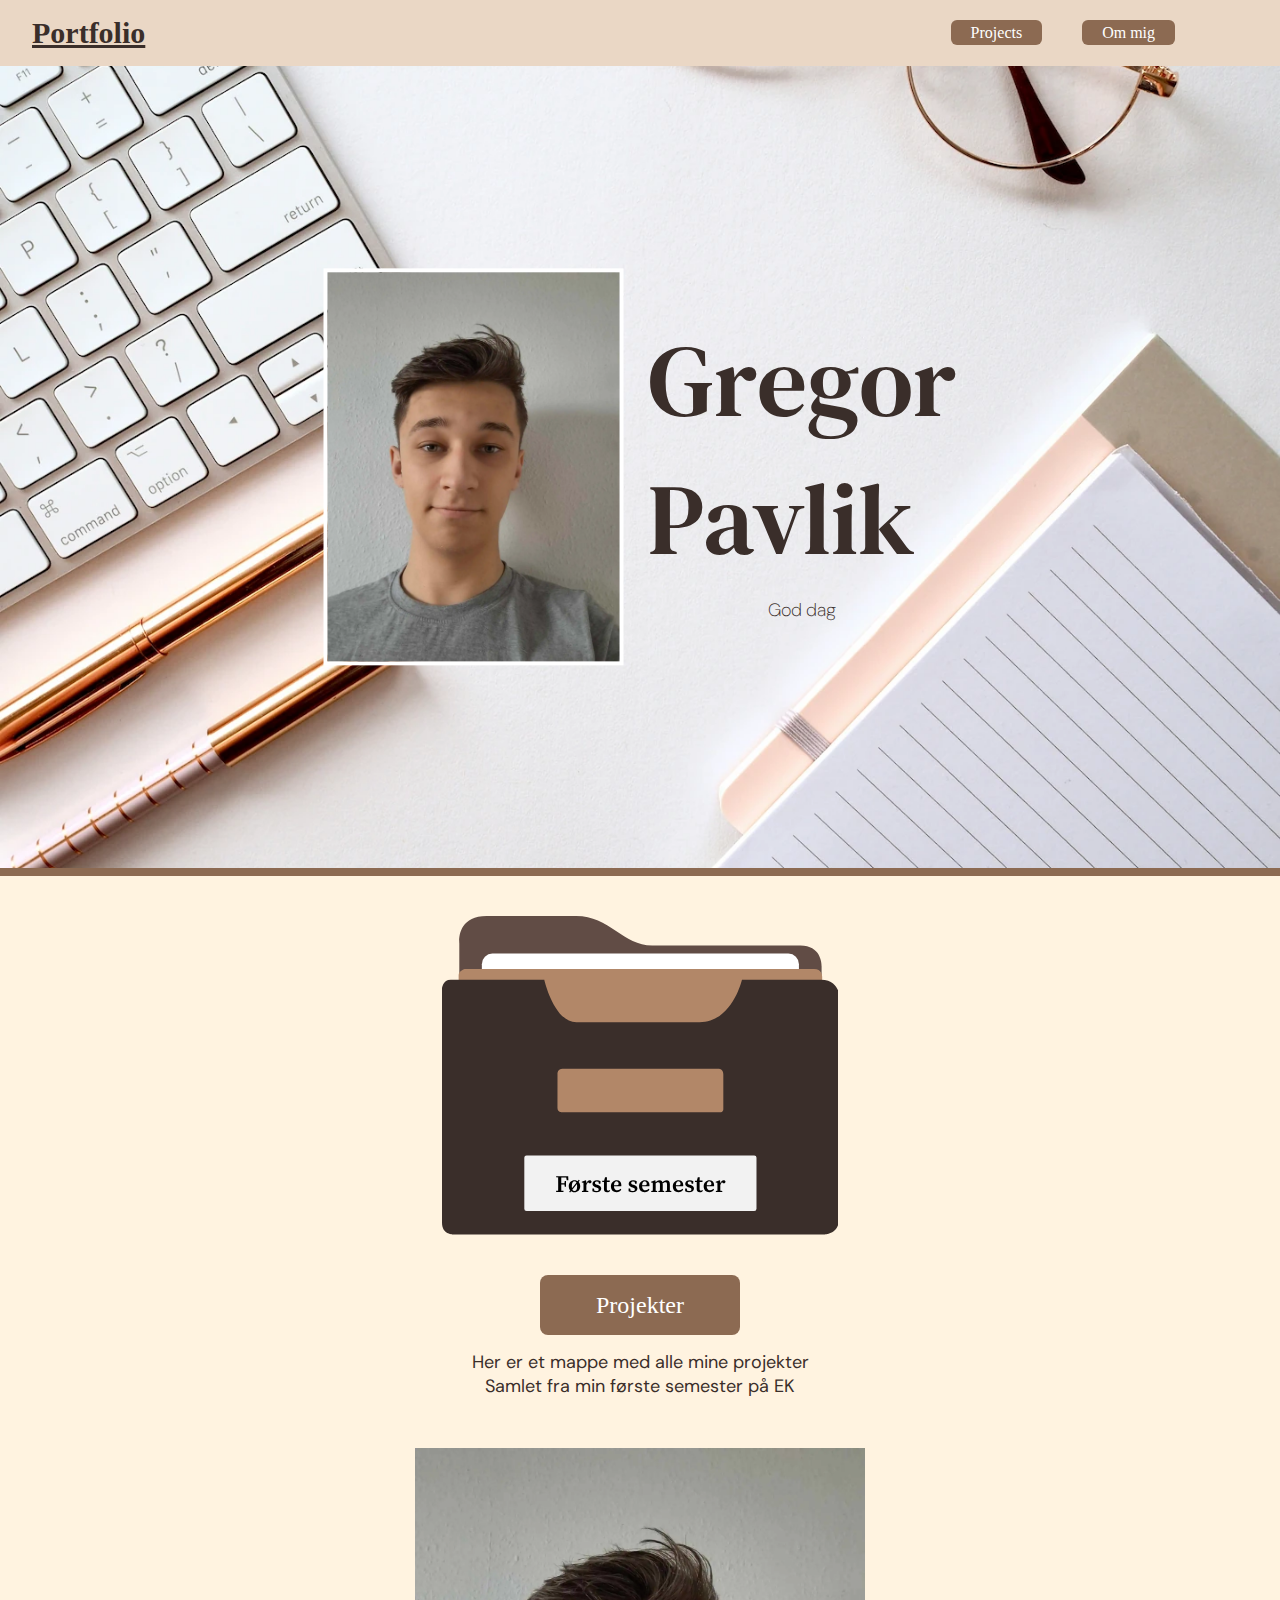
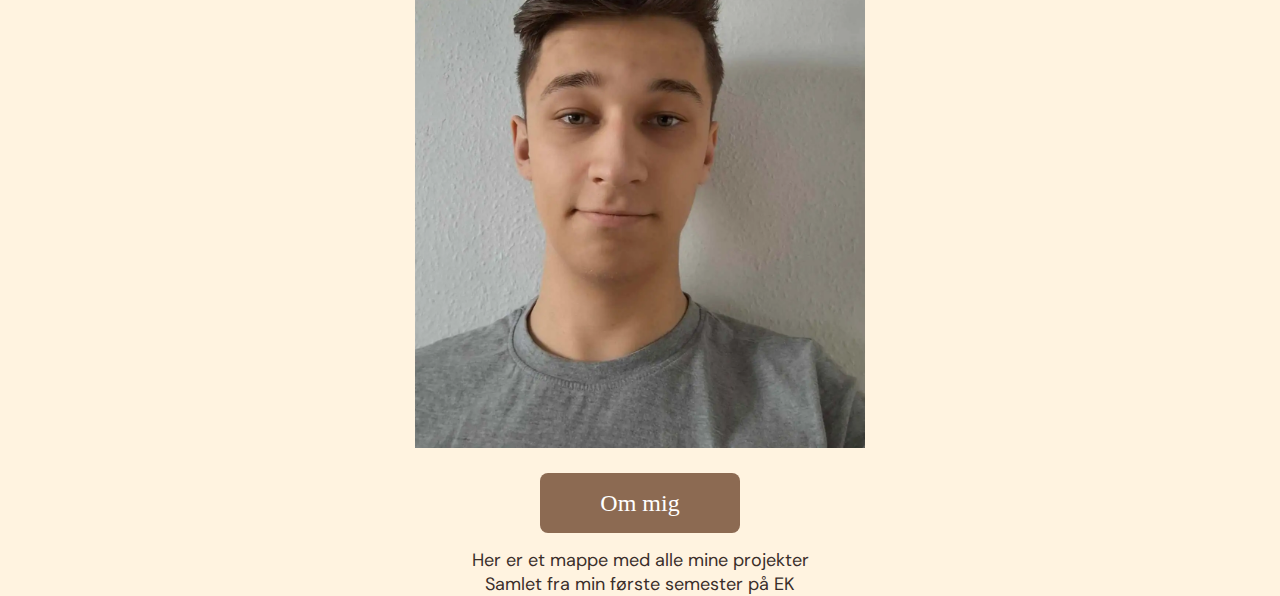
<file: index.html>
<!DOCTYPE html>
<html lang="en">
  <head>
    <meta charset="UTF-8" />
    <meta name="viewport" content="width=device-width, initial-scale=1.0" />
    <meta name="robots" content="noindex" />
    <title>Gregor Pavlik - Portfolio</title>
    <link rel="stylesheet" href="Css/index.css" />
    <link rel="preconnect" href="https://fonts.googleapis.com" />
    <link rel="preconnect" href="https://fonts.gstatic.com" crossorigin />
    <link
      href="https://fonts.googleapis.com/css2?family=DM+Serif+Text:ital@0;1&display=swap"
      rel="stylesheet"
    />
    <link rel="preconnect" href="https://fonts.googleapis.com" />
    <link rel="preconnect" href="https://fonts.gstatic.com" crossorigin />
    <link
      href="https://fonts.googleapis.com/css2?family=DM+Sans:ital,opsz,wght@0,9..40,100..1000;1,9..40,100..1000&display=swap"
      rel="stylesheet"
    />
    <link rel="icon" type="image/png" sizes="16x16" href="/favicon-16x16.png" />
  </head>

  <body>
    <header>
      <nav class="nav">
        <a href="index.html" class="logo">Portfolio</a>
        <ul class="nav-links">
          <li><a href="Projekter.html">Projects</a></li>
          <li><a href="om_mig.html">Om mig</a></li>
        </ul>
      </nav>
    </header>

    <main>
      <img class="hero-bg" src="img/Heroimg.webp" alt="hero background" />

      <div class="main-intro">
        <img id="portrait-hero" src="img/portrait-mig.webp" alt="portrait" />
        <h1>
          Gregor Pavlik
          <p id="greeting"></p>
        </h1>
      </div>
    </main>

    <section>
      <div>
        <a href="Projekter.html">
          <svg
            id="folderbox"
            xmlns="http://www.w3.org/2000/svg"
            version="1.1"
            xmlns:xlink="http://www.w3.org/1999/xlink"
            viewBox="0 0 500.46 401.78"
          >
            <!-- Generator: Adobe Illustrator 30.1.0, SVG Export Plug-In . SVG Version: 2.1.1 Build 136)  -->
            <defs>
              <style>
                .st0 {
                  fill: #fff;
                }

                .st1 {
                  fill: #3a2e2a;
                }

                .st2 {
                  fill: #b28768;
                }

                .st3 {
                  fill: #f2f2f2;
                }

                .st4 {
                  fill: #614c45;
                }

                .st5 {
                  display: none;
                }
              </style>
            </defs>
            <g id="Layer_1" class="st5">
              <image
                width="550"
                height="428"
                transform="translate(-24.77 537.89)"
                xlink:href="[data-uri]"
              />
            </g>
            <g id="Layer_3">
              <path
                class="st4"
                d="M265.06,37.23h186.93c28.28,0,26.79,26.79,26.79,26.79v261.17c0,13.75-11.72,11.72-11.72,11.72H30.59s-8.77.16-8.77-8.89V34.48S17.52,0,56.3,0h113.03c41.46,0,59.44,37.23,95.72,37.23Z"
              />
              <rect
                class="st0"
                x="50.27"
                y="47.42"
                width="399.91"
                height="226.03"
                rx="13.28"
                ry="13.28"
              />
              <path
                class="st2"
                d="M439.11,336.94h31.78s8.61-1.11,8.61-8.39V76.72s.38-9.98-10.24-9.98H28.79s-7.81,2.21-7.81,7.61v254.93s-.66,7.72,7.93,7.72,410.22-.07,410.22-.07Z"
              />
            </g>
            <g id="Box">
              <path
                id="Box1"
                data-name="Box"
                class="st1"
                d="M478.06,80.28h-99.72s-12.36,53.66-53.42,53.66h-155.45c-28.2,0-40.49-53.68-40.49-53.68H10.98c-9.98,0-10.98,10.99-10.98,10.99v295.8c0,15.07,14.08,14.73,14.08,14.73h467.56s18.82-.5,18.82-18.17V96.55s-3.25-16.27-22.4-16.27ZM350.66,247.65h-199.39s-5.64.43-5.64-5.64l.05-42.88s-.19-6.43,6.43-6.43h195.65s7.06-1.23,7.06,7.07v43.71s.42,4.17-4.16,4.17Z"
              />
              <rect
                id="Tag"
                class="st3"
                x="103.81"
                y="302"
                width="292.84"
                height="70.02"
                rx="2.86"
                ry="2.86"
              />
              <g>
                <path
                  d="M143.95,329.52v-1.41h4.52v1.86h-.39l-4.13-.45ZM149.08,346.15l4.13.45v1.41h-9.26v-1.41l4.13-.45h1ZM146.52,337.41c0-3.09,0-6.21-.09-9.3h4.07c-.09,3.03-.09,6.15-.09,9.3v1.06c0,3.33,0,6.45.09,9.54h-4.07c.09-3.03.09-6.15.09-9.3v-1.3ZM156.37,328.11l1.77,1.6h-9.67v-1.6h10.7l.21,5.25h-2.1l-.91-5.25ZM155.32,338.58h-6.85v-1.58h6.85v1.58ZM154.39,337.41l.45-3.03h1.55v7.08h-1.55l-.45-3.18v-.88Z"
                />
                <path
                  d="M159.86,340.83c0-4.79,3.36-7.6,7.24-7.6s7.24,2.78,7.24,7.6-3.21,7.6-7.24,7.6-7.24-2.81-7.24-7.6ZM161.55,348.83l-1.19-.94,12.18-15.18,1.18.95-12.16,15.17ZM170.42,340.86c0-4.14-1.19-6.18-3.33-6.18s-3.32,2.04-3.32,6.18,1.15,6.11,3.32,6.11,3.33-1.96,3.33-6.11Z"
                />
                <path
                  d="M178.47,341.71v-1.59c0-1.65-.03-2.42-.09-3.62l-2.11-.27v-1.12l5.02-1.9.48.31.32,3.72v4.46c0,1.86.03,4.95.09,6.3h-3.79c.06-1.35.09-4.44.09-6.3ZM176.5,346.78l3.08-.6h1.9l3.08.6v1.23h-8.06v-1.23ZM180.36,337.7h1.99l-.57.52c.74-3.24,2.7-5,4.48-5,1.09,0,2.07.57,2.37,1.62-.03,1.49-.74,2.32-1.94,2.32-.8,0-1.44-.36-2.06-1.06l-.84-.92,1.34.07c-1.46.87-2.54,2.42-3.08,4.46l-1.68-.11v-1.91Z"
                />
                <path
                  d="M189.68,347.17l-.02-3.48h2.01l.74,3.78-1.58-.63v-1.13c1.18.8,2.28,1.22,3.72,1.22,2.01,0,3.03-.74,3.03-2.03,0-1.11-.72-1.75-2.66-2.39l-1.5-.49c-2.26-.74-3.63-2.1-3.63-4.25,0-2.47,2.03-4.54,5.72-4.54,1.7,0,3.05.44,4.47,1.22l-.16,3.16h-1.96l-.73-3.37,1.38.6v.95c-1.01-.72-1.85-1.05-3.06-1.05-1.6,0-2.52.7-2.52,1.87,0,1.09.6,1.63,2.65,2.31l1.19.38c2.92.98,4.06,2.46,4.06,4.51,0,2.7-2.26,4.63-6.3,4.63-1.82,0-3.31-.42-4.84-1.26Z"
                />
                <path
                  d="M209.51,346.45c.61,0,1.15-.25,1.83-.75l.71.77c-.77,1.25-2.09,1.97-3.94,1.97-2.4,0-3.84-1.15-3.84-3.79,0-.88.03-1.6.03-2.77v-6.41h-2.22v-1.54l3.63-.47-1.46,1.1,1.41-5.05h2.41l-.15,5.33v9.49c0,1.48.65,2.13,1.6,2.13ZM211.54,333.65v1.81h-5.43v-1.81h5.43Z"
                />
                <path
                  d="M226.22,339.26c0,.67-.07,1.2-.19,1.65h-11.41v-1.42h6.37c1.44,0,1.79-.61,1.79-1.71,0-1.84-1.19-3.11-2.67-3.11-1.58,0-3.25,1.49-3.25,5.8,0,3.73,1.87,5.57,4.48,5.57,1.77,0,2.92-.77,3.91-1.87l.87.76c-1.16,2.24-3.2,3.49-6.02,3.49-4.2,0-7.06-2.82-7.06-7.53s3.5-7.68,7.29-7.68c3.53,0,5.88,2.41,5.88,6.04Z"
                />
                <path
                  d="M235.34,347.17l-.02-3.48h2.01l.74,3.78-1.58-.63v-1.13c1.18.8,2.28,1.22,3.72,1.22,2.01,0,3.03-.74,3.03-2.03,0-1.11-.72-1.75-2.66-2.39l-1.5-.49c-2.26-.74-3.63-2.1-3.63-4.25,0-2.47,2.03-4.54,5.72-4.54,1.7,0,3.05.44,4.47,1.22l-.16,3.16h-1.96l-.73-3.37,1.38.6v.95c-1.01-.72-1.85-1.05-3.06-1.05-1.6,0-2.52.7-2.52,1.87,0,1.09.6,1.63,2.65,2.31l1.19.38c2.92.98,4.06,2.46,4.06,4.51,0,2.7-2.26,4.63-6.3,4.63-1.82,0-3.31-.42-4.84-1.26Z"
                />
                <path
                  d="M261.71,339.26c0,.67-.07,1.2-.19,1.65h-11.41v-1.42h6.37c1.44,0,1.79-.61,1.79-1.71,0-1.84-1.19-3.11-2.67-3.11-1.58,0-3.25,1.49-3.25,5.8,0,3.73,1.87,5.57,4.48,5.57,1.77,0,2.92-.77,3.91-1.87l.87.76c-1.16,2.24-3.2,3.49-6.02,3.49-4.2,0-7.06-2.82-7.06-7.53s3.5-7.68,7.29-7.68c3.53,0,5.88,2.41,5.88,6.04Z"
                />
                <path
                  d="M265.8,348.01c.06-1.35.09-4.44.09-6.3v-1.58c0-1.65-.02-2.43-.09-3.63l-2.11-.27v-1.12l5.02-1.9.48.31.32,3.4v4.77c0,1.86.03,4.95.09,6.3h-3.79ZM271.31,346.78v1.23h-7.41v-1.23l3.04-.6h1.46l2.91.6ZM278.45,338.58v3.13c0,1.92.03,4.95.09,6.3h-3.75c.06-1.35.09-4.38.09-6.3v-2.71c0-2.44-.57-3.27-2.12-3.27-1.38,0-2.65.84-3.93,2.14h-.87v-1.65h1.71l-1.09.69c1.62-2.3,3.63-3.69,5.82-3.69,2.71,0,4.06,1.64,4.06,5.35ZM277.39,346.18l2.88.6v1.23h-7.33v-1.23l2.97-.6h1.48ZM287.39,338.49v3.22c0,1.92.03,4.95.09,6.3h-3.75c.06-1.35.09-4.38.09-6.3v-2.75c0-2.53-.63-3.23-2.12-3.23-1.32,0-2.55.69-3.96,2.14h-.9v-1.53h1.87l-1.3.58c1.85-2.67,3.79-3.69,5.88-3.69,2.72,0,4.1,1.62,4.1,5.26ZM286.33,346.18l2.91.6v1.23h-7.32v-1.23l2.89-.6h1.51Z"
                />
                <path
                  d="M304.28,339.26c0,.67-.07,1.2-.19,1.65h-11.41v-1.42h6.37c1.44,0,1.79-.61,1.79-1.71,0-1.84-1.19-3.11-2.67-3.11-1.58,0-3.25,1.49-3.25,5.8,0,3.73,1.87,5.57,4.48,5.57,1.77,0,2.92-.77,3.91-1.87l.87.76c-1.16,2.24-3.2,3.49-6.02,3.49-4.2,0-7.06-2.82-7.06-7.53s3.5-7.68,7.29-7.68c3.53,0,5.88,2.41,5.88,6.04Z"
                />
                <path
                  d="M306.68,347.17l-.02-3.48h2.01l.74,3.78-1.58-.63v-1.13c1.18.8,2.28,1.22,3.72,1.22,2.01,0,3.03-.74,3.03-2.03,0-1.11-.72-1.75-2.66-2.39l-1.5-.49c-2.26-.74-3.63-2.1-3.63-4.25,0-2.47,2.03-4.54,5.72-4.54,1.7,0,3.05.44,4.47,1.22l-.16,3.16h-1.96l-.73-3.37,1.38.6v.95c-1.01-.72-1.85-1.05-3.06-1.05-1.6,0-2.52.7-2.52,1.87,0,1.09.6,1.63,2.65,2.31l1.19.38c2.92.98,4.06,2.46,4.06,4.51,0,2.7-2.26,4.63-6.3,4.63-1.82,0-3.31-.42-4.84-1.26Z"
                />
                <path
                  d="M326.5,346.45c.61,0,1.15-.25,1.83-.75l.71.77c-.77,1.25-2.09,1.97-3.94,1.97-2.4,0-3.84-1.15-3.84-3.79,0-.88.03-1.6.03-2.77v-6.41h-2.22v-1.54l3.63-.47-1.46,1.1,1.41-5.05h2.41l-.15,5.33v9.49c0,1.48.65,2.13,1.6,2.13ZM328.54,333.65v1.81h-5.43v-1.81h5.43Z"
                />
                <path
                  d="M343.22,339.26c0,.67-.07,1.2-.19,1.65h-11.41v-1.42h6.37c1.44,0,1.79-.61,1.79-1.71,0-1.84-1.19-3.11-2.67-3.11-1.58,0-3.25,1.49-3.25,5.8,0,3.73,1.87,5.57,4.48,5.57,1.77,0,2.92-.77,3.91-1.87l.87.76c-1.16,2.24-3.2,3.49-6.02,3.49-4.2,0-7.06-2.82-7.06-7.53s3.5-7.68,7.29-7.68c3.53,0,5.88,2.41,5.88,6.04Z"
                />
                <path
                  d="M347.4,341.71v-1.59c0-1.65-.03-2.42-.09-3.62l-2.11-.27v-1.12l5.02-1.9.48.31.32,3.72v4.46c0,1.86.03,4.95.09,6.3h-3.79c.06-1.35.09-4.44.09-6.3ZM345.43,346.78l3.08-.6h1.9l3.08.6v1.23h-8.06v-1.23ZM349.29,337.7h1.99l-.57.52c.74-3.24,2.7-5,4.48-5,1.09,0,2.07.57,2.37,1.62-.03,1.49-.74,2.32-1.94,2.32-.8,0-1.44-.36-2.06-1.06l-.84-.92,1.34.07c-1.46.87-2.54,2.42-3.08,4.46l-1.68-.11v-1.91Z"
                />
              </g>
            </g>
          </svg>
        </a>
        <a id="Projekter-btn" href="Projekter.html">Projekter</a>
        <p>
          Her er et mappe med alle mine projekter<br />Samlet fra min første
          semester på EK
        </p>
      </div>
    </section>
    <section>
      <img id="portrait" src="img/portrait-mig.webp" alt="portrait" />
      <a id="Om_mig-btn" href="om_mig.html">Om mig</a>
      <p>
        Her er et mappe med alle mine projekter<br />Samlet fra min første
        semester på EK
      </p>
    </section>
    <script src="greeting.js"></script>
  </body>
</html>
</file>
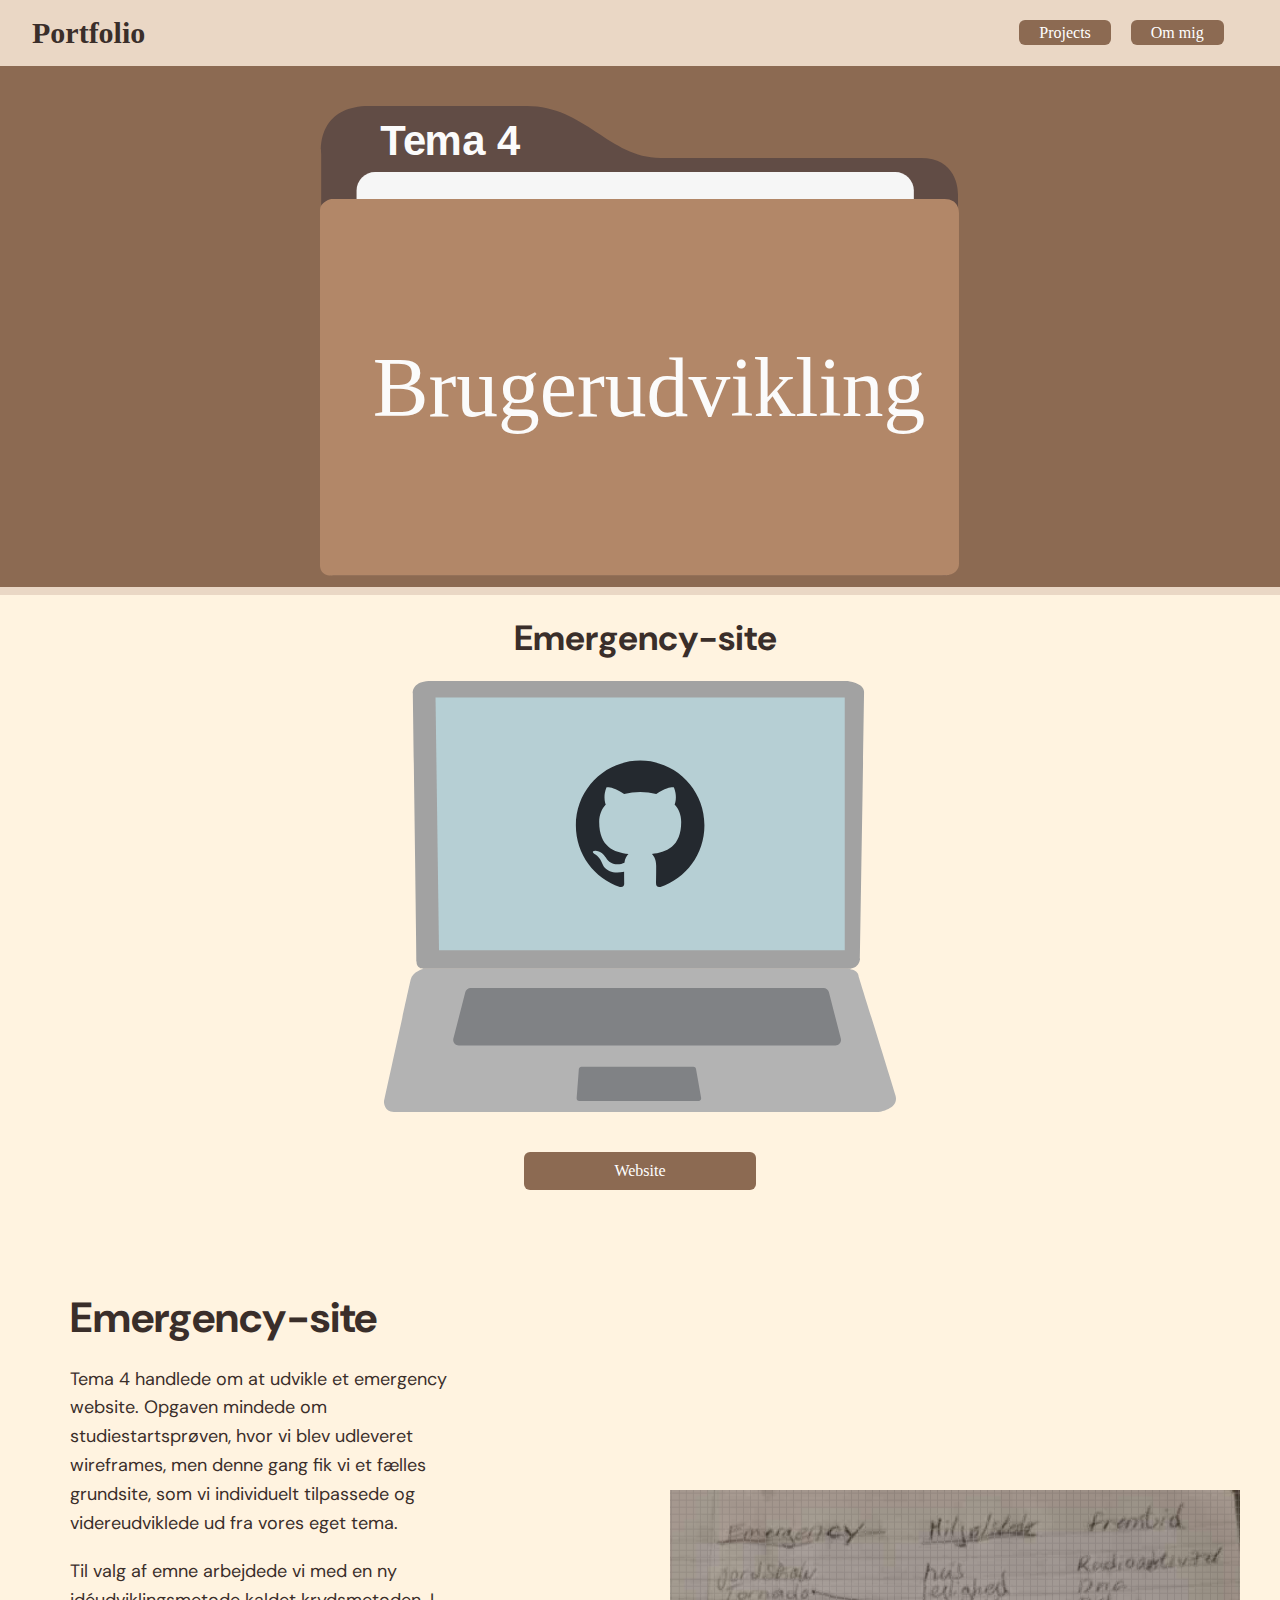
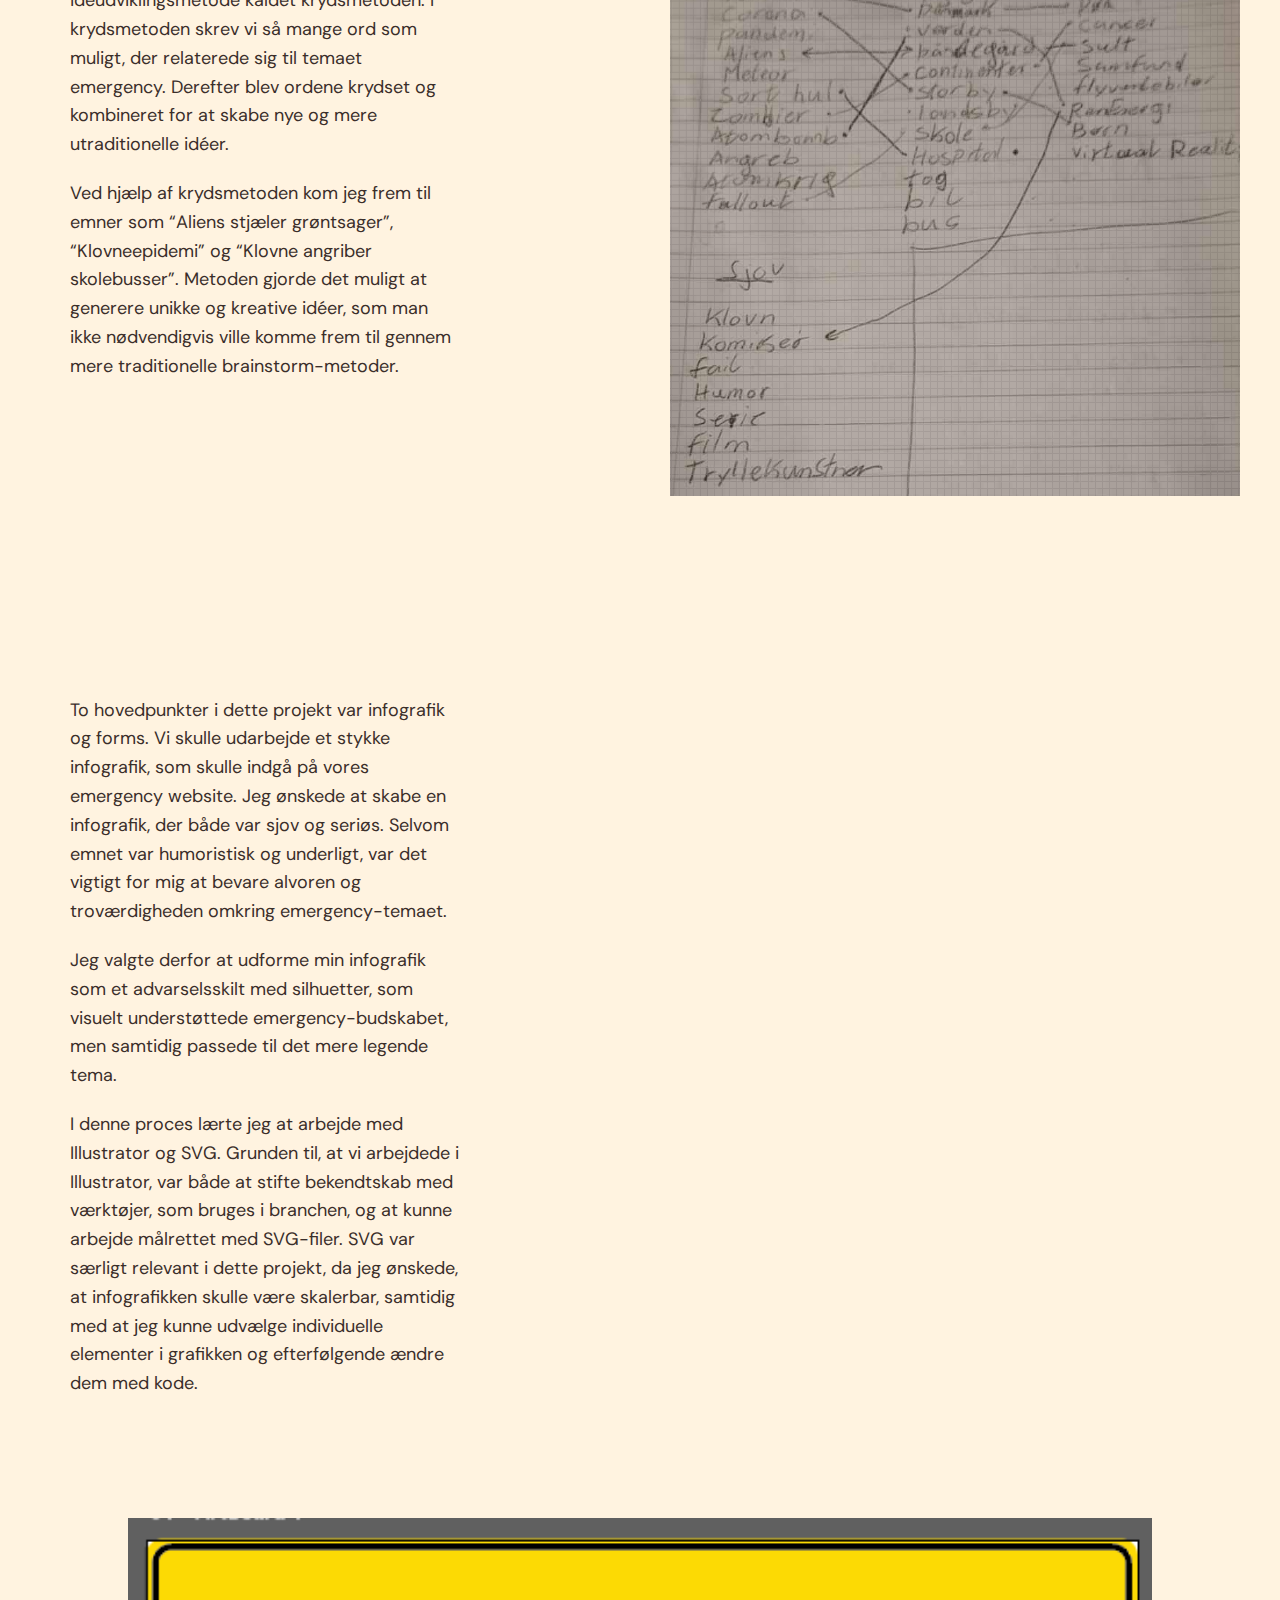
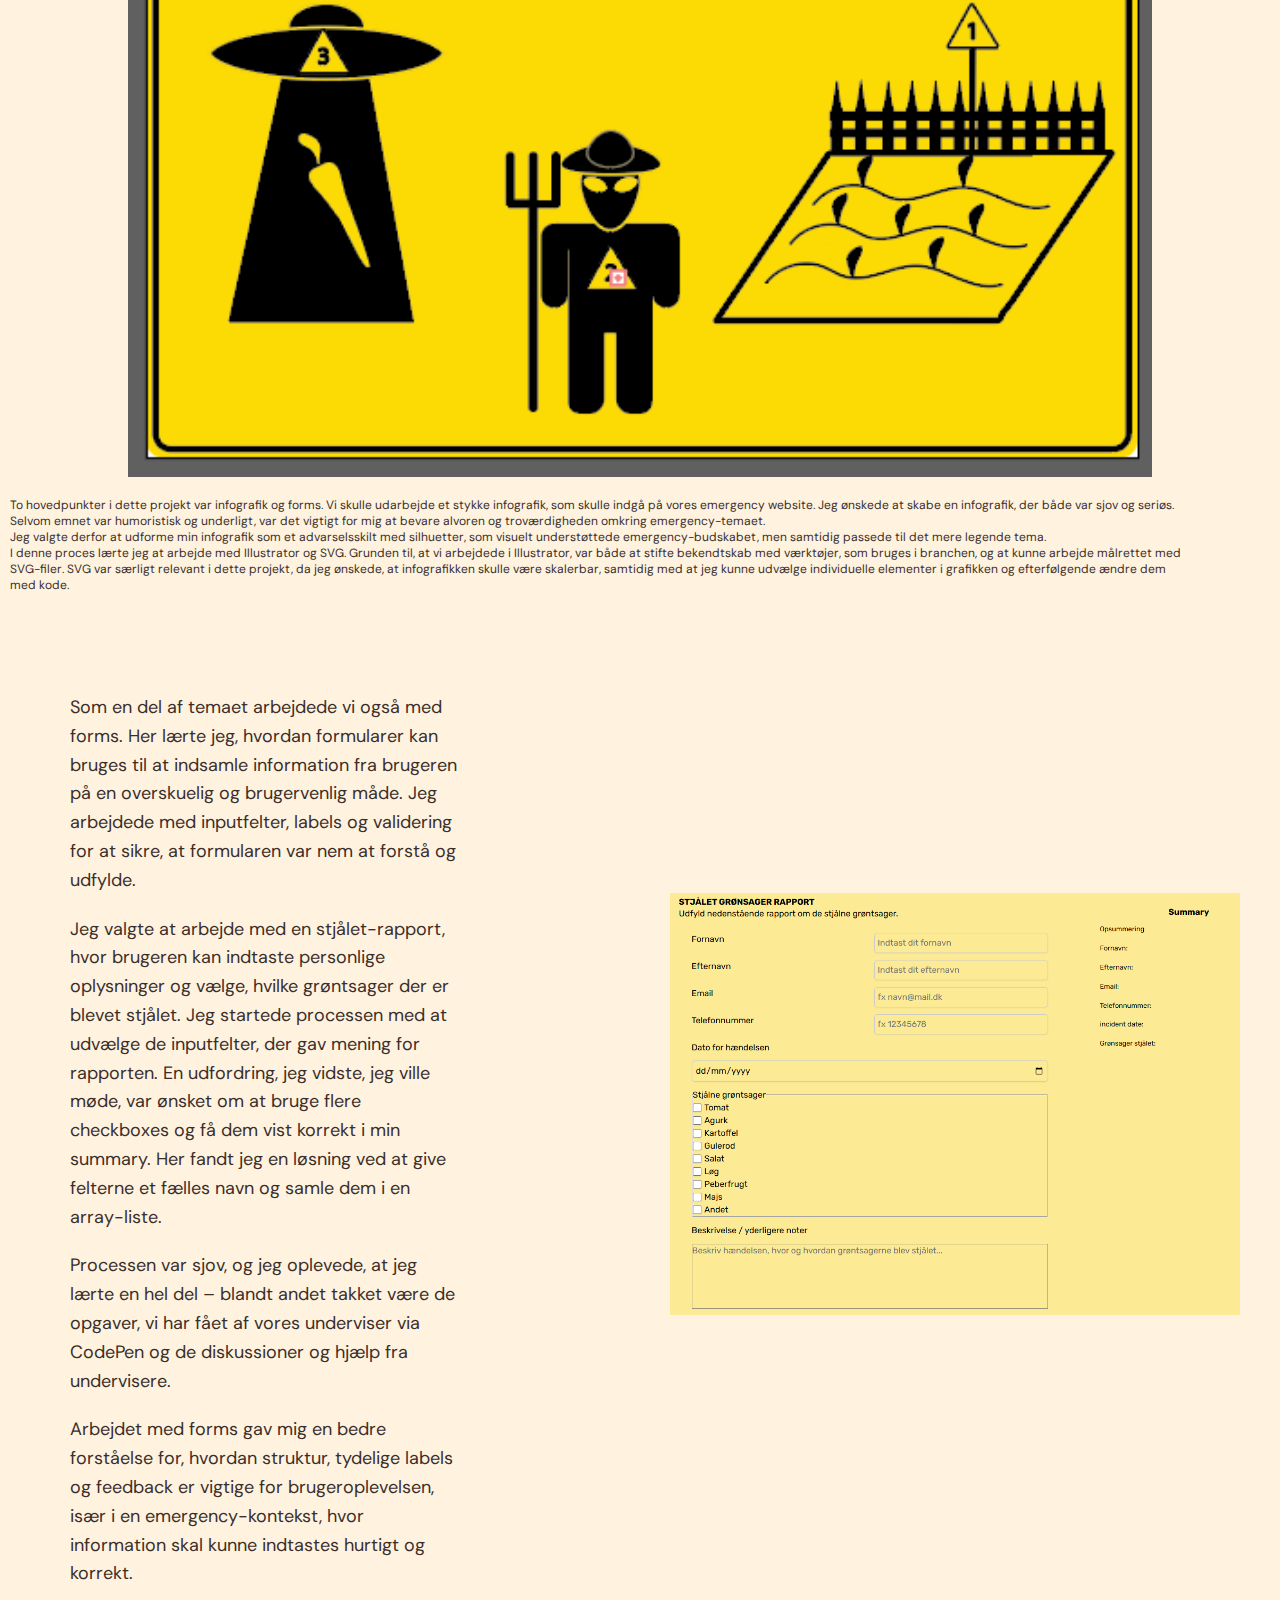
<file: brugerUdvikling.html>
<!DOCTYPE html>
<html lang="da">
  <head>
    <meta charset="UTF-8" />
    <meta name="viewport" content="width=device-width, initial-scale=1.0" />
    <meta name="robots" content="noindex" />
    <title>Portfolio - tema 4</title>
    <link rel="stylesheet" href="Css/united.css" />
    <link rel="preconnect" href="https://fonts.googleapis.com" />
    <link rel="preconnect" href="https://fonts.gstatic.com" crossorigin />
    <link
      href="https://fonts.googleapis.com/css2?family=DM+Serif+Text:ital@0;1&display=swap"
      rel="stylesheet"
    />
    <link rel="preconnect" href="https://fonts.googleapis.com" />
    <link rel="preconnect" href="https://fonts.gstatic.com" crossorigin />
    <link
      href="https://fonts.googleapis.com/css2?family=DM+Sans:ital,opsz,wght@0,9..40,100..1000;1,9..40,100..1000&display=swap"
      rel="stylesheet"
    />
  </head>

  <body>
    <header>
      <nav class="nav">
        <a href="index.html" class="logo">Portfolio</a>
        <ul class="nav-links">
          <li><a href="Projekter.html">Projects</a></li>
          <li><a href="om_mig.html">Om mig</a></li>
        </ul>
      </nav>
    </header>

    <main>
      <?xml version="1.0" encoding="UTF-8"?>
      <svg
        class="temafolder"
        id="Layer_1"
        data-name="Layer 1"
        xmlns="http://www.w3.org/2000/svg"
        viewBox="0 0 459.26 337.74"
      >
        <defs>
          <style>
            .cls-1,
            .cls-2 {
              font-family: Arial-BoldMT, Arial;
              font-size: 30px;
              font-weight: 700;
            }

            .cls-1,
            .cls-2,
            .cls-3 {
              isolation: isolate;
            }

            .cls-1,
            .cls-2,
            .cls-4 {
              fill: #fbfbfb;
            }

            .cls-5 {
              fill: #f6f6f6;
            }

            .cls-2 {
              letter-spacing: -0.07em;
            }

            .cls-6 {
              fill: #b28768;
            }

            .cls-7 {
              fill: #614c45;
            }

            .cls-8 {
              letter-spacing: 0em;
            }

            .cls-9 {
              letter-spacing: -0.02em;
            }

            .cls-4 {
              font-family: SourceSerifRoman-Regular, "Source Serif Variable";
              font-size: 60px;
              font-variation-settings: "wght" 400;
            }
          </style>
        </defs>
        <path
          class="cls-7"
          d="M244.1,37.23h186.93c28.28,0,26.79,26.79,26.79,26.79v261.17c0,13.75-11.72,11.72-11.72,11.72H9.63s-8.77.16-8.77-8.89V34.48S-3.44,0,35.34,0h113.03c41.46,0,59.44,37.23,95.72,37.23h.01Z"
        />
        <rect
          class="cls-5"
          x="26.23"
          y="47.42"
          width="399.91"
          height="226.03"
          rx="13.28"
          ry="13.28"
        />
        <path
          class="cls-6"
          d="M418.15,336.94h31.78s8.61-1.11,8.61-8.39V76.72s.38-9.98-10.24-9.98H7.83S.01,68.95.01,74.35v254.93s-.66,7.72,7.93,7.72,410.22-.07,410.22-.07h-.01Z"
        />
        <g class="cls-3">
          <text class="cls-2" transform="translate(43.29 35.48)">
            <tspan x="0" y="0">T</tspan>
          </text>
          <text class="cls-1" transform="translate(59.61 35.48)">
            <tspan x="0" y="0">e</tspan>
          </text>
          <text class="cls-1" transform="translate(75.06 35.48)">
            <tspan x="0" y="0">m</tspan>
          </text>
          <text class="cls-1" transform="translate(102.06 35.48)">
            <tspan x="0" y="0">a 4</tspan>
          </text>
        </g>
        <text class="cls-4" transform="translate(15.79 188.42)">
          <tspan x="22" y="34">Brugerudvikling</tspan>
        </text>
      </svg>
    </main>
    <section class="sites-links">
      <h2 class="OpgaveTitel">Emergency-site</h2>
      <?xml version="1.0" encoding="UTF-8"?>
      <svg
        class="laptop"
        id="Layer_1"
        data-name="Layer 1"
        xmlns="http://www.w3.org/2000/svg"
        viewBox="0 0 388.83 327.36"
      >
        <defs>
          <style>
            .cls-11 {
              fill: #808285;
            }

            .cls-git {
              fill: #24292f;
              fill-rule: evenodd;
            }

            .cls-bottom {
              fill: #b3b3b3;
            }

            .cls-screen {
              fill: #b6cfd4;
            }

            .cls-b5 {
              fill: #a2a2a2;
            }
          </style>
        </defs>
        <g id="Layer_2" data-name="Layer 2">
          <path
            id="BottomPath"
            class="cls-bottom"
            d="M8.44,327.36h367.43s15.58-2.15,12.58-12.58-27.94-90.19-27.94-90.19c0,0,.5-6.11-10.07-6.11H30.07s-8.37,2.09-9.8,8.26S0,319.27,0,319.27c0,0-.5,8.09,8.42,8.09h.01Z"
          />
          <path
            id="Backscreenpath"
            class="cls-b5"
            d="M33.87,0h317.94s12.77,1.32,12.77,8.15-3.06,202.71-3.06,202.71c0,0-.17,7.62-8.92,7.62H30.07s-5.37.41-5.37-5.2S21.9,9.94,21.9,9.94c0,0-1.49-9.14,11.97-9.94Z"
          />
          <polygon
            id="Screenpath"
            class="cls-screen"
            points="39.13 12.52 349.91 12.52 349.91 204.41 41.77 204.41 39.13 12.52"
          />
          <path
            id="Keyboardpath"
            class="cls-11"
            d="M333.8,233.15H65.81c-1.9,0-3.56,1.29-4.04,3.13l-9.08,35.26c-.68,2.64,1.31,5.21,4.04,5.21h286.16c2.72,0,4.72-2.57,4.04-5.21l-9.08-35.26c-.47-1.84-2.13-3.13-4.04-3.13h-.01Z"
          />
          <path
            id="Touchpad"
            class="cls-11"
            d="M149.92,292.93h85.08c.94,0,1.75.68,1.92,1.61l3.93,22.2c.21,1.19-.71,2.28-1.92,2.28h-90.7c-1.13,0-2.03-.96-1.94-2.09l1.69-22.2c.08-1.01.92-1.8,1.94-1.8Z"
          />
        </g>
        <path
          id="Git-path"
          class="cls-git"
          d="M194.56,60.46c-27.01,0-48.85,22-48.85,49.22,0,21.76,13.99,40.17,33.4,46.69,2.43.49,3.32-1.06,3.32-2.36,0-1.14-.08-5.05-.08-9.13-13.59,2.93-16.42-5.87-16.42-5.87-2.18-5.7-5.42-7.17-5.42-7.17-4.45-3.01.32-3.01.32-3.01,4.93.33,7.52,5.05,7.52,5.05,4.37,7.5,11.4,5.38,14.24,4.07.4-3.18,1.7-5.38,3.07-6.6-10.84-1.14-22.24-5.38-22.24-24.28,0-5.38,1.94-9.78,5.01-13.2-.49-1.22-2.18-6.27.49-13.04,0,0,4.12-1.3,13.43,5.05,3.98-1.08,8.09-1.63,12.21-1.63,4.12,0,8.33.57,12.21,1.63,9.3-6.36,13.43-5.05,13.43-5.05,2.67,6.76.97,11.82.49,13.04,3.15,3.42,5.01,7.82,5.01,13.2,0,18.91-11.4,23.06-22.32,24.28,1.78,1.55,3.32,4.48,3.32,9.13,0,6.6-.08,11.9-.08,13.53,0,1.3.89,2.85,3.32,2.36,19.41-6.52,33.4-24.93,33.4-46.69.08-27.22-21.84-49.22-48.77-49.22Z"
        />
      </svg>
      <a href="https://grpa0001.github.io/emergency-main/emergency-Alien/"
        >Website</a
      >
    </section>
    <section>
      <section class="content-section">
        <div class="text-content">
          <h2>Emergency-site</h2>
          <p>
            Tema 4 handlede om at udvikle et emergency website. Opgaven mindede
            om studiestartsprøven, hvor vi blev udleveret wireframes, men denne
            gang fik vi et fælles grundsite, som vi individuelt tilpassede og
            videreudviklede ud fra vores eget tema.
          </p>
          <p>
            Til valg af emne arbejdede vi med en ny idéudviklingsmetode kaldet
            krydsmetoden. I krydsmetoden skrev vi så mange ord som muligt, der
            relaterede sig til temaet emergency. Derefter blev ordene krydset og
            kombineret for at skabe nye og mere utraditionelle idéer.
          </p>
          <p>
            Ved hjælp af krydsmetoden kom jeg frem til emner som “Aliens stjæler
            grøntsager”, “Klovneepidemi” og “Klovne angriber skolebusser”.
            Metoden gjorde det muligt at generere unikke og kreative idéer, som
            man ikke nødvendigvis ville komme frem til gennem mere traditionelle
            brainstorm-metoder.
          </p>
        </div>
        <div class="image-content">
          <img src="img/Kryds-papir.png" alt="Kryds-papir" />
        </div>
      </section>
    </section>
    <section class="content-section">
      <div class="text-content">
        <p>
          To hovedpunkter i dette projekt var infografik og forms. Vi skulle
          udarbejde et stykke infografik, som skulle indgå på vores emergency
          website. Jeg ønskede at skabe en infografik, der både var sjov og
          seriøs. Selvom emnet var humoristisk og underligt, var det vigtigt for
          mig at bevare alvoren og troværdigheden omkring emergency-temaet.
        </p>
        <p>
          Jeg valgte derfor at udforme min infografik som et advarselsskilt med
          silhuetter, som visuelt understøttede emergency-budskabet, men
          samtidig passede til det mere legende tema.
        </p>
        <p>
          I denne proces lærte jeg at arbejde med Illustrator og SVG. Grunden
          til, at vi arbejdede i Illustrator, var både at stifte bekendtskab med
          værktøjer, som bruges i branchen, og at kunne arbejde målrettet med
          SVG-filer. SVG var særligt relevant i dette projekt, da jeg ønskede,
          at infografikken skulle være skalerbar, samtidig med at jeg kunne
          udvælge individuelle elementer i grafikken og efterfølgende ændre dem
          med kode.
        </p>
      </div>
    </section>
    <div>
      <img src="img/Sign.png" alt="Sign" />
      <p>
        To hovedpunkter i dette projekt var infografik og forms. Vi skulle
        udarbejde et stykke infografik, som skulle indgå på vores emergency
        website. Jeg ønskede at skabe en infografik, der både var sjov og
        seriøs. Selvom emnet var humoristisk og underligt, var det vigtigt for
        mig at bevare alvoren og troværdigheden omkring emergency-temaet.
      </p>
      <p>
        Jeg valgte derfor at udforme min infografik som et advarselsskilt med
        silhuetter, som visuelt understøttede emergency-budskabet, men samtidig
        passede til det mere legende tema.
      </p>
      <p>
        I denne proces lærte jeg at arbejde med Illustrator og SVG. Grunden til,
        at vi arbejdede i Illustrator, var både at stifte bekendtskab med
        værktøjer, som bruges i branchen, og at kunne arbejde målrettet med
        SVG-filer. SVG var særligt relevant i dette projekt, da jeg ønskede, at
        infografikken skulle være skalerbar, samtidig med at jeg kunne udvælge
        individuelle elementer i grafikken og efterfølgende ændre dem med kode.
      </p>
    </div>
    <section class="content-section">
      <div class="text-content">
        <p>
          Som en del af temaet arbejdede vi også med forms. Her lærte jeg,
          hvordan formularer kan bruges til at indsamle information fra brugeren
          på en overskuelig og brugervenlig måde. Jeg arbejdede med inputfelter,
          labels og validering for at sikre, at formularen var nem at forstå og
          udfylde.
        </p>
        <p>
          Jeg valgte at arbejde med en stjålet-rapport, hvor brugeren kan
          indtaste personlige oplysninger og vælge, hvilke grøntsager der er
          blevet stjålet. Jeg startede processen med at udvælge de inputfelter,
          der gav mening for rapporten. En udfordring, jeg vidste, jeg ville
          møde, var ønsket om at bruge flere checkboxes og få dem vist korrekt i
          min summary. Her fandt jeg en løsning ved at give felterne et fælles
          navn og samle dem i en array-liste.
        </p>
        <p>
          Processen var sjov, og jeg oplevede, at jeg lærte en hel del – blandt
          andet takket være de opgaver, vi har fået af vores underviser via
          CodePen og de diskussioner og hjælp fra undervisere.
        </p>
        <p>
          Arbejdet med forms gav mig en bedre forståelse for, hvordan struktur,
          tydelige labels og feedback er vigtige for brugeroplevelsen, især i en
          emergency-kontekst, hvor information skal kunne indtastes hurtigt og
          korrekt.
        </p>
      </div>
      <div class="image-content">
        <img src="img/form-billede.png" alt="form-billede" />
      </div>
    </section>
  </body>
</html>
</file>
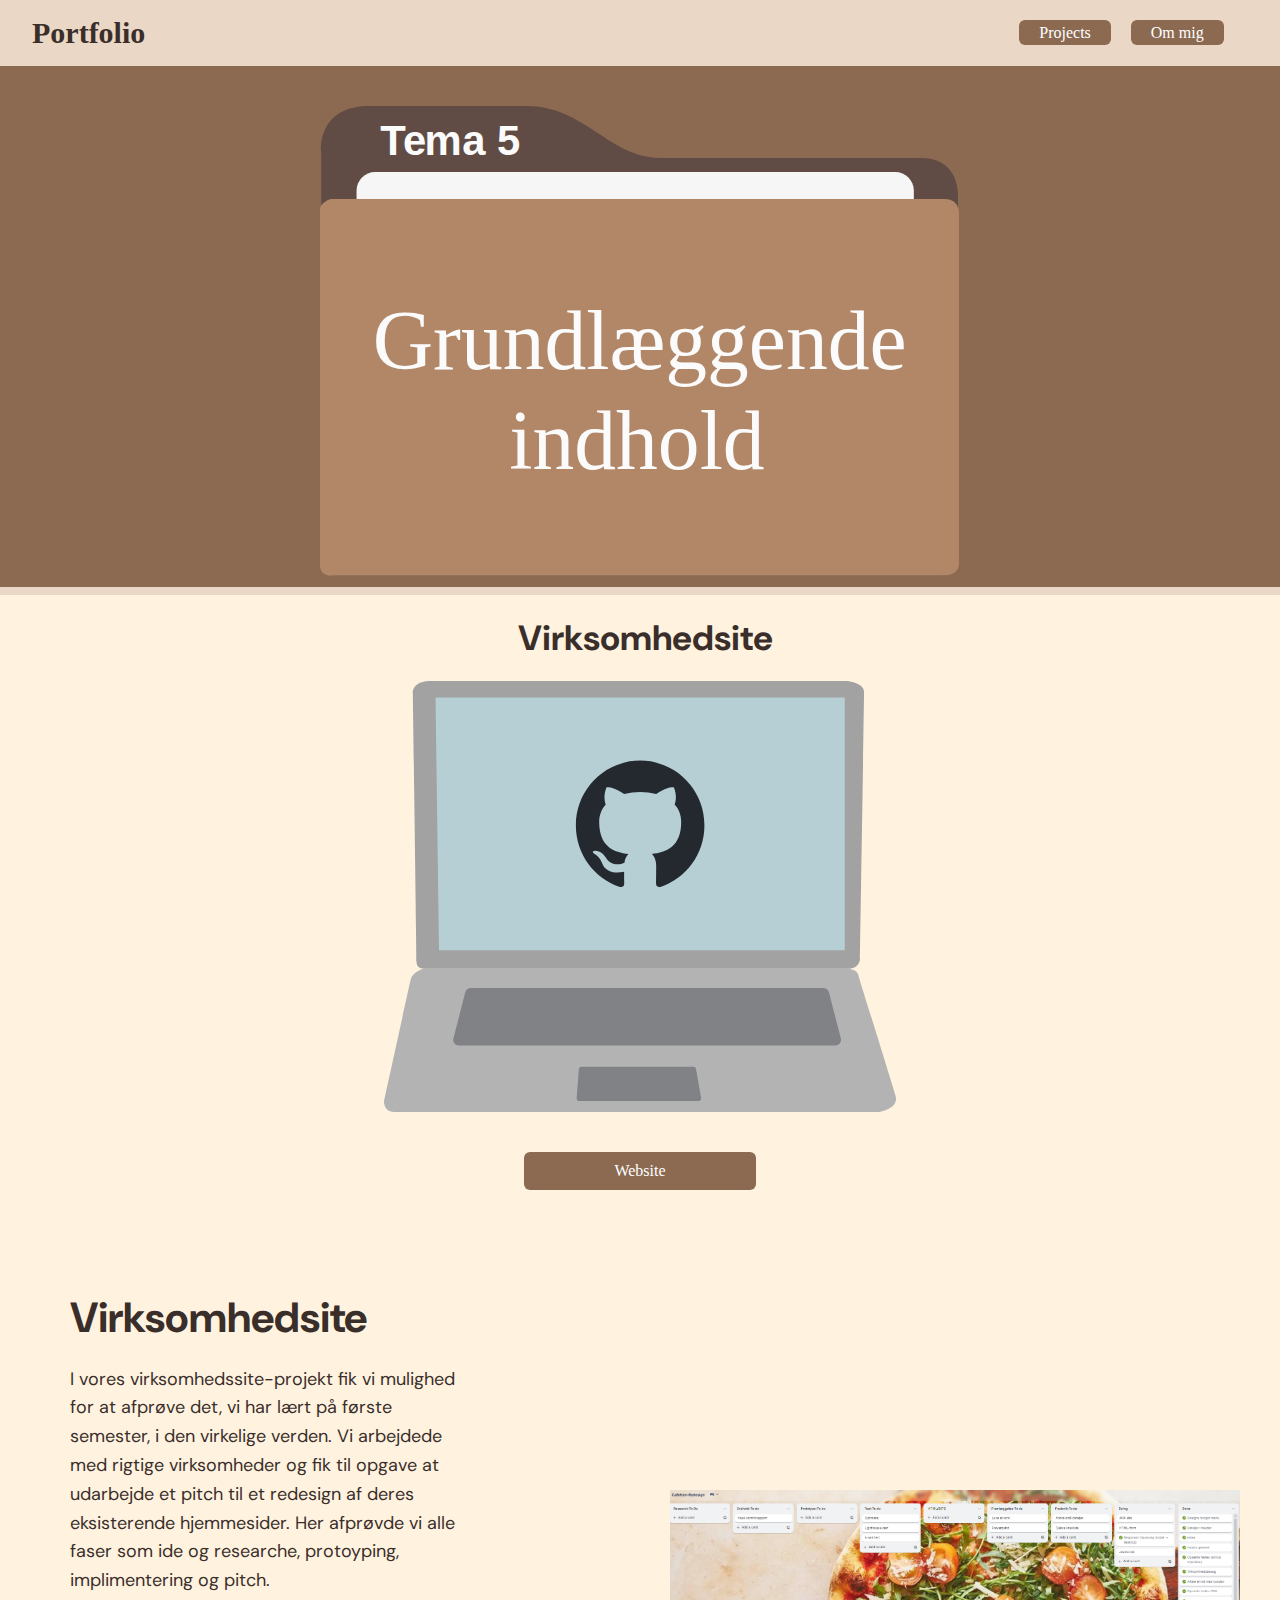
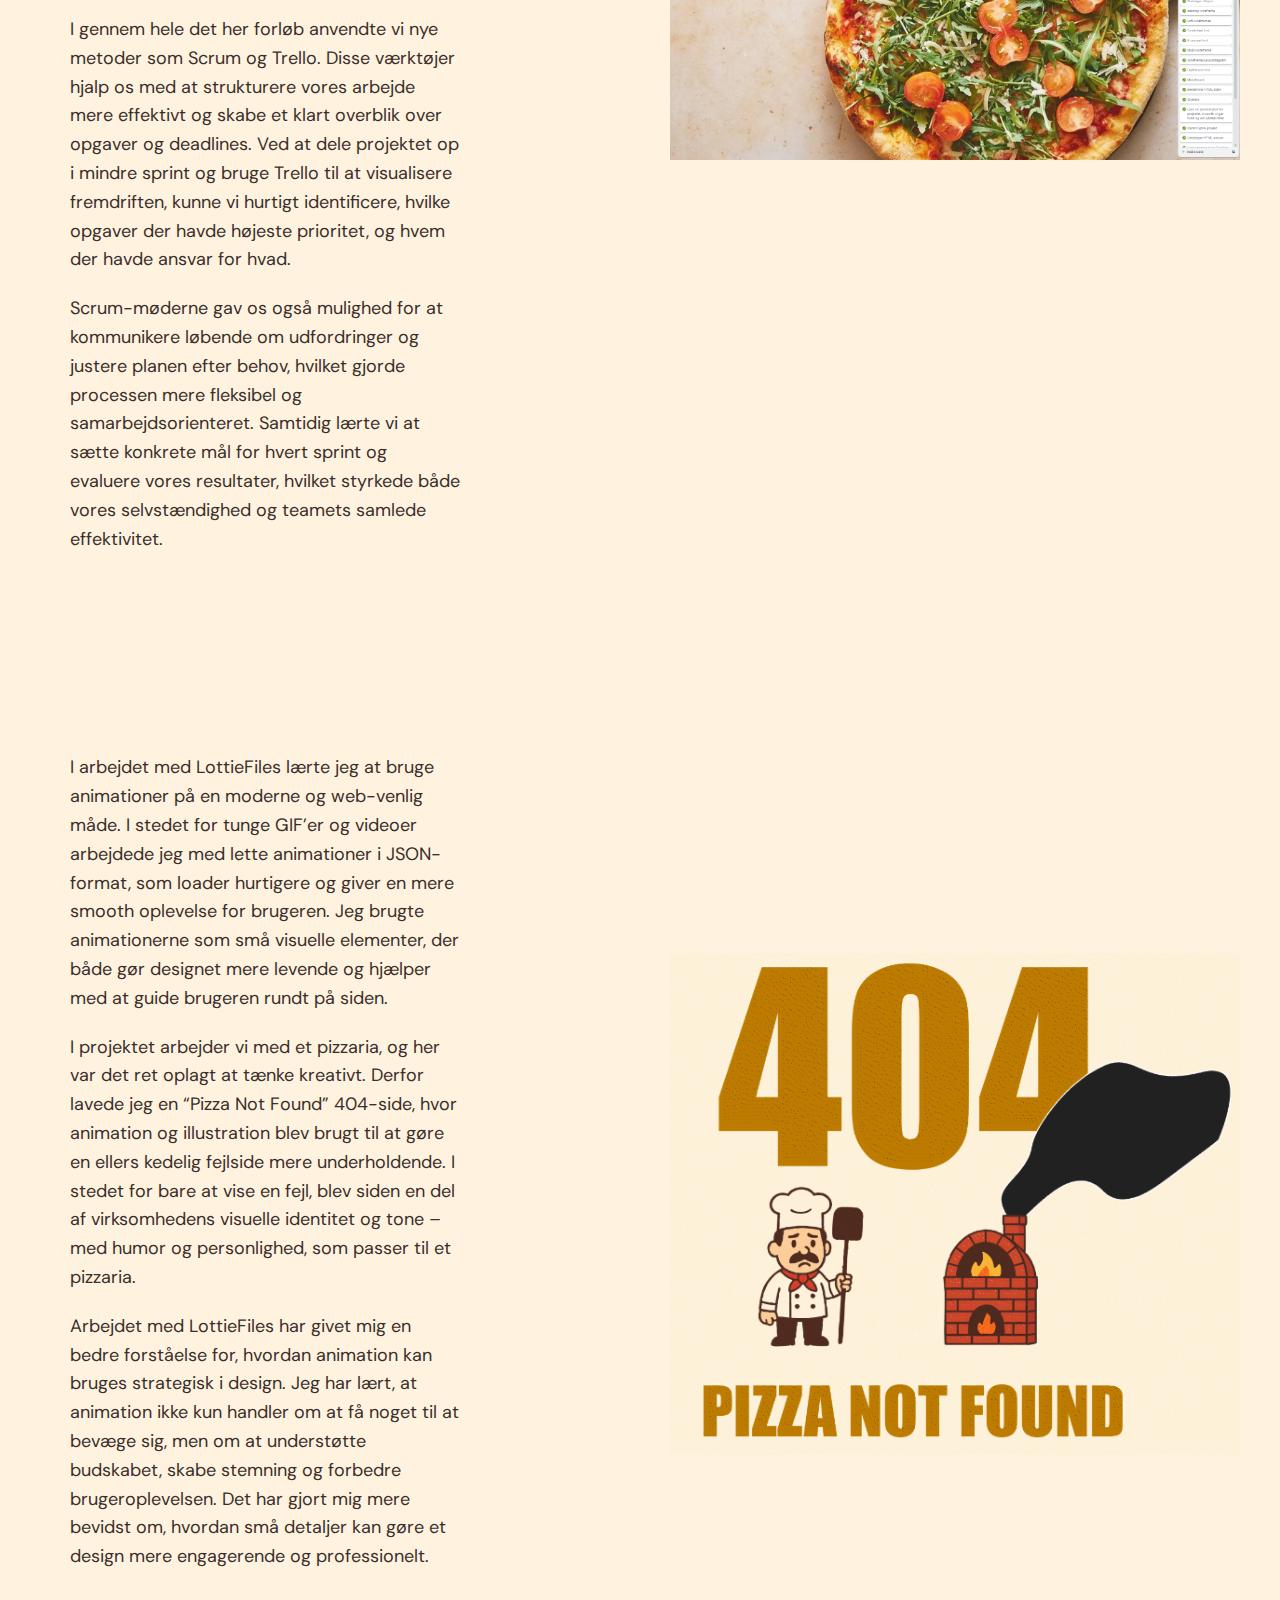
<file: GrundIndhold.html>
<!DOCTYPE html>
<html lang="da">
  <head>
    <meta charset="UTF-8" />
    <meta name="viewport" content="width=device-width, initial-scale=1.0" />
    <meta name="robots" content="noindex" />
    <title>Portfolio</title>
    <link rel="stylesheet" href="Css/united.css" />
    <link rel="preconnect" href="https://fonts.googleapis.com" />
    <link rel="preconnect" href="https://fonts.gstatic.com" crossorigin />
    <link
      href="https://fonts.googleapis.com/css2?family=DM+Serif+Text:ital@0;1&display=swap"
      rel="stylesheet"
    />
    <link rel="preconnect" href="https://fonts.googleapis.com" />
    <link rel="preconnect" href="https://fonts.gstatic.com" crossorigin />
    <link
      href="https://fonts.googleapis.com/css2?family=DM+Sans:ital,opsz,wght@0,9..40,100..1000;1,9..40,100..1000&display=swap"
      rel="stylesheet"
    />
  </head>

  <body>
    <header>
      <nav class="nav">
        <a href="index.html" class="logo">Portfolio</a>
        <ul class="nav-links">
          <li><a href="Projekter.html">Projects</a></li>
          <li><a href="om_mig.html">Om mig</a></li>
        </ul>
      </nav>
    </header>

    <main>
      <?xml version="1.0" encoding="UTF-8"?>
      <svg
        class="temafolder"
        id="Layer_1"
        data-name="Layer 1"
        xmlns="http://www.w3.org/2000/svg"
        viewBox="0 0 459.26 337.74"
      >
        <defs>
          <style>
            .cls-1,
            .cls-2 {
              font-family: Arial-BoldMT, Arial;
              font-size: 30px;
              font-weight: 700;
            }

            .cls-1,
            .cls-2,
            .cls-3 {
              isolation: isolate;
            }

            .cls-1,
            .cls-2,
            .cls-4 {
              fill: #fbfbfb;
            }

            .cls-5 {
              fill: #f6f6f6;
            }

            .cls-2 {
              letter-spacing: -0.07em;
            }

            .cls-6 {
              fill: #b28768;
            }

            .cls-7 {
              fill: #614c45;
            }

            .cls-8 {
              letter-spacing: 0em;
            }

            .cls-9 {
              letter-spacing: -0.02em;
            }

            .cls-4 {
              font-family: SourceSerifRoman-Regular, "Source Serif Variable";
              font-size: 60px;
              font-variation-settings: "wght" 400;
            }
          </style>
        </defs>
        <path
          class="cls-7"
          d="M244.1,37.23h186.93c28.28,0,26.79,26.79,26.79,26.79v261.17c0,13.75-11.72,11.72-11.72,11.72H9.63s-8.77.16-8.77-8.89V34.48S-3.44,0,35.34,0h113.03c41.46,0,59.44,37.23,95.72,37.23h.01Z"
        />
        <rect
          class="cls-5"
          x="26.23"
          y="47.42"
          width="399.91"
          height="226.03"
          rx="13.28"
          ry="13.28"
        />
        <path
          class="cls-6"
          d="M418.15,336.94h31.78s8.61-1.11,8.61-8.39V76.72s.38-9.98-10.24-9.98H7.83S.01,68.95.01,74.35v254.93s-.66,7.72,7.93,7.72,410.22-.07,410.22-.07h-.01Z"
        />
        <g class="cls-3">
          <text class="cls-2" transform="translate(43.29 35.48)">
            <tspan x="0" y="0">T</tspan>
          </text>
          <text class="cls-1" transform="translate(59.61 35.48)">
            <tspan x="0" y="0">e</tspan>
          </text>
          <text class="cls-1" transform="translate(75.06 35.48)">
            <tspan x="0" y="0">m</tspan>
          </text>
          <text class="cls-1" transform="translate(102.06 35.48)">
            <tspan x="0" y="0">a 5</tspan>
          </text>
        </g>
        <text class="cls-4" transform="translate(15.79 188.42)">
          <tspan x="22" y="0">Grundlæggende</tspan>
          <tspan x="120" dy="72">indhold</tspan>
        </text>
      </svg>
    </main>

    <section class="sites-links">
      <h2 class="OpgaveTitel">Virksomhedsite</h2>
      <?xml version="1.0" encoding="UTF-8"?>
      <svg
        class="laptop"
        id="Layer_1"
        data-name="Layer 1"
        xmlns="http://www.w3.org/2000/svg"
        viewBox="0 0 388.83 327.36"
      >
        <defs>
          <style>
            .cls-11 {
              fill: #808285;
            }

            .cls-git {
              fill: #24292f;
              fill-rule: evenodd;
            }

            .cls-bottom {
              fill: #b3b3b3;
            }

            .cls-screen {
              fill: #b6cfd4;
            }

            .cls-b5 {
              fill: #a2a2a2;
            }
          </style>
        </defs>
        <g id="Layer_2" data-name="Layer 2">
          <path
            id="BottomPath"
            class="cls-bottom"
            d="M8.44,327.36h367.43s15.58-2.15,12.58-12.58-27.94-90.19-27.94-90.19c0,0,.5-6.11-10.07-6.11H30.07s-8.37,2.09-9.8,8.26S0,319.27,0,319.27c0,0-.5,8.09,8.42,8.09h.01Z"
          />
          <path
            id="Backscreenpath"
            class="cls-b5"
            d="M33.87,0h317.94s12.77,1.32,12.77,8.15-3.06,202.71-3.06,202.71c0,0-.17,7.62-8.92,7.62H30.07s-5.37.41-5.37-5.2S21.9,9.94,21.9,9.94c0,0-1.49-9.14,11.97-9.94Z"
          />
          <polygon
            id="Screenpath"
            class="cls-screen"
            points="39.13 12.52 349.91 12.52 349.91 204.41 41.77 204.41 39.13 12.52"
          />
          <path
            id="Keyboardpath"
            class="cls-11"
            d="M333.8,233.15H65.81c-1.9,0-3.56,1.29-4.04,3.13l-9.08,35.26c-.68,2.64,1.31,5.21,4.04,5.21h286.16c2.72,0,4.72-2.57,4.04-5.21l-9.08-35.26c-.47-1.84-2.13-3.13-4.04-3.13h-.01Z"
          />
          <path
            id="Touchpad"
            class="cls-11"
            d="M149.92,292.93h85.08c.94,0,1.75.68,1.92,1.61l3.93,22.2c.21,1.19-.71,2.28-1.92,2.28h-90.7c-1.13,0-2.03-.96-1.94-2.09l1.69-22.2c.08-1.01.92-1.8,1.94-1.8Z"
          />
        </g>
        <path
          id="Git-path"
          class="cls-git"
          d="M194.56,60.46c-27.01,0-48.85,22-48.85,49.22,0,21.76,13.99,40.17,33.4,46.69,2.43.49,3.32-1.06,3.32-2.36,0-1.14-.08-5.05-.08-9.13-13.59,2.93-16.42-5.87-16.42-5.87-2.18-5.7-5.42-7.17-5.42-7.17-4.45-3.01.32-3.01.32-3.01,4.93.33,7.52,5.05,7.52,5.05,4.37,7.5,11.4,5.38,14.24,4.07.4-3.18,1.7-5.38,3.07-6.6-10.84-1.14-22.24-5.38-22.24-24.28,0-5.38,1.94-9.78,5.01-13.2-.49-1.22-2.18-6.27.49-13.04,0,0,4.12-1.3,13.43,5.05,3.98-1.08,8.09-1.63,12.21-1.63,4.12,0,8.33.57,12.21,1.63,9.3-6.36,13.43-5.05,13.43-5.05,2.67,6.76.97,11.82.49,13.04,3.15,3.42,5.01,7.82,5.01,13.2,0,18.91-11.4,23.06-22.32,24.28,1.78,1.55,3.32,4.48,3.32,9.13,0,6.6-.08,11.9-.08,13.53,0,1.3.89,2.85,3.32,2.36,19.41-6.52,33.4-24.93,33.4-46.69.08-27.22-21.84-49.22-48.77-49.22Z"
        />
      </svg>
      <a href="https://cafetten-redesign.github.io/CaffetenPizza/">Website</a>
    </section>

    <section class="content-section">
      <div class="text-content">
        <h2>Virksomhedsite</h2>
        <p>
          I vores virksomhedssite-projekt fik vi mulighed for at afprøve det, vi
          har lært på første semester, i den virkelige verden. Vi arbejdede med
          rigtige virksomheder og fik til opgave at udarbejde et pitch til et
          redesign af deres eksisterende hjemmesider. Her afprøvde vi alle faser
          som ide og researche, protoyping, implimentering og pitch.
        </p>
        <p>
          I gennem hele det her forløb anvendte vi nye metoder som Scrum og
          Trello. Disse værktøjer hjalp os med at strukturere vores arbejde mere
          effektivt og skabe et klart overblik over opgaver og deadlines. Ved at
          dele projektet op i mindre sprint og bruge Trello til at visualisere
          fremdriften, kunne vi hurtigt identificere, hvilke opgaver der havde
          højeste prioritet, og hvem der havde ansvar for hvad.
        </p>
        <p>
          Scrum-møderne gav os også mulighed for at kommunikere løbende om
          udfordringer og justere planen efter behov, hvilket gjorde processen
          mere fleksibel og samarbejdsorienteret. Samtidig lærte vi at sætte
          konkrete mål for hvert sprint og evaluere vores resultater, hvilket
          styrkede både vores selvstændighed og teamets samlede effektivitet.
        </p>
      </div>
      <div class="image-content">
        <img src="img/Pizza-trello.png" alt="Trello" />
      </div>
    </section>
    <section class="content-section">
      <div class="text-content">
        <p>
          I arbejdet med LottieFiles lærte jeg at bruge animationer på en
          moderne og web-venlig måde. I stedet for tunge GIF’er og videoer
          arbejdede jeg med lette animationer i JSON-format, som loader
          hurtigere og giver en mere smooth oplevelse for brugeren. Jeg brugte
          animationerne som små visuelle elementer, der både gør designet mere
          levende og hjælper med at guide brugeren rundt på siden.
        </p>
        <p>
          I projektet arbejder vi med et pizzaria, og her var det ret oplagt at
          tænke kreativt. Derfor lavede jeg en “Pizza Not Found” 404-side, hvor
          animation og illustration blev brugt til at gøre en ellers kedelig
          fejlside mere underholdende. I stedet for bare at vise en fejl, blev
          siden en del af virksomhedens visuelle identitet og tone – med humor
          og personlighed, som passer til et pizzaria.
        </p>
        <p>
          Arbejdet med LottieFiles har givet mig en bedre forståelse for,
          hvordan animation kan bruges strategisk i design. Jeg har lært, at
          animation ikke kun handler om at få noget til at bevæge sig, men om at
          understøtte budskabet, skabe stemning og forbedre brugeroplevelsen.
          Det har gjort mig mere bevidst om, hvordan små detaljer kan gøre et
          design mere engagerende og professionelt.
        </p>
      </div>
      <div class="image-content">
        <img src="img/Animation-pizza.png" alt="pizza404" />
      </div>
    </section>
  </body>
</html>
</file>
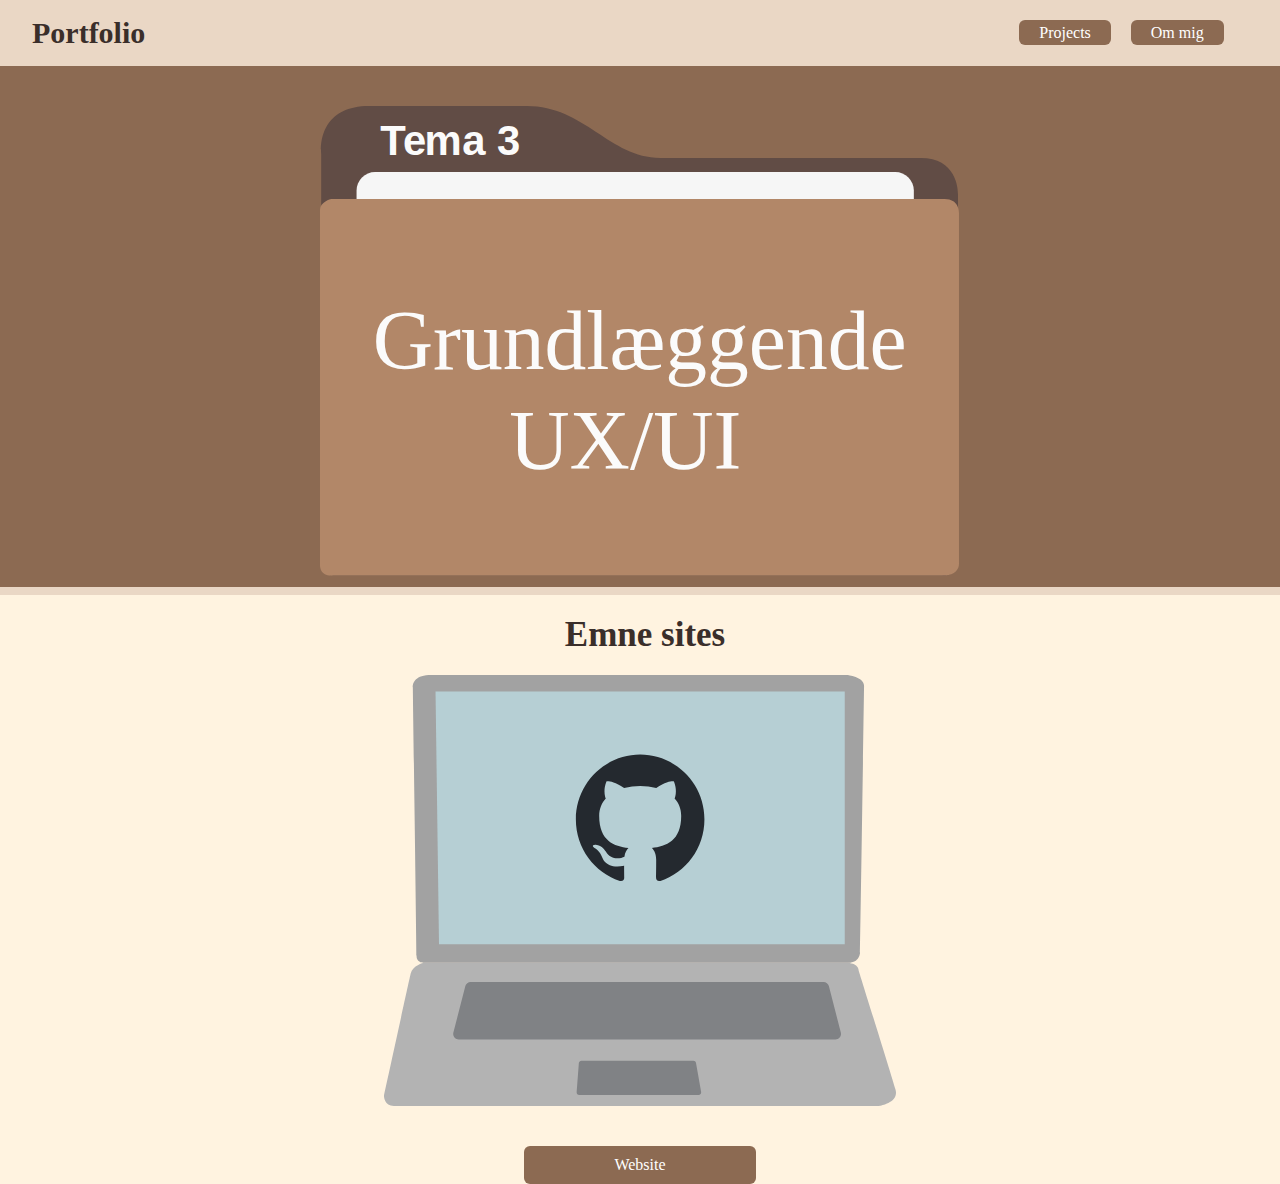
<file: GrundUx.html>
<!DOCTYPE html>
<html lang="da">
  <head>
    <meta charset="UTF-8" />
    <meta name="viewport" content="width=device-width, initial-scale=1.0" />
    <meta name="robots" content="noindex" />
    <title>Portfolio</title>
    <link rel="stylesheet" href="Css/united.css" />
  </head>

  <body>
    <header>
      <nav class="nav">
        <a href="index.html" class="logo">Portfolio</a>
        <ul class="nav-links">
          <li><a href="Projekter.html">Projects</a></li>
          <li><a href="om_mig.html">Om mig</a></li>
        </ul>
      </nav>
    </header>

    <main>
      <?xml version="1.0" encoding="UTF-8"?>
      <svg
        class="temafolder"
        id="Layer_1"
        data-name="Layer 1"
        xmlns="http://www.w3.org/2000/svg"
        viewBox="0 0 459.26 337.74"
      >
        <defs>
          <style>
            .cls-1,
            .cls-2 {
              font-family: Arial-BoldMT, Arial;
              font-size: 30px;
              font-weight: 700;
            }

            .cls-1,
            .cls-2,
            .cls-3 {
              isolation: isolate;
            }

            .cls-1,
            .cls-2,
            .cls-4 {
              fill: #fbfbfb;
            }

            .cls-5 {
              fill: #f6f6f6;
            }

            .cls-2 {
              letter-spacing: -0.07em;
            }

            .cls-6 {
              fill: #b28768;
            }

            .cls-7 {
              fill: #614c45;
            }

            .cls-8 {
              letter-spacing: 0em;
            }

            .cls-9 {
              letter-spacing: -0.02em;
            }

            .cls-4 {
              font-family: SourceSerifRoman-Regular, "Source Serif Variable";
              font-size: 60px;
              font-variation-settings: "wght" 400;
            }
          </style>
        </defs>
        <path
          class="cls-7"
          d="M244.1,37.23h186.93c28.28,0,26.79,26.79,26.79,26.79v261.17c0,13.75-11.72,11.72-11.72,11.72H9.63s-8.77.16-8.77-8.89V34.48S-3.44,0,35.34,0h113.03c41.46,0,59.44,37.23,95.72,37.23h.01Z"
        />
        <rect
          class="cls-5"
          x="26.23"
          y="47.42"
          width="399.91"
          height="226.03"
          rx="13.28"
          ry="13.28"
        />
        <path
          class="cls-6"
          d="M418.15,336.94h31.78s8.61-1.11,8.61-8.39V76.72s.38-9.98-10.24-9.98H7.83S.01,68.95.01,74.35v254.93s-.66,7.72,7.93,7.72,410.22-.07,410.22-.07h-.01Z"
        />
        <g class="cls-3">
          <text class="cls-2" transform="translate(43.29 35.48)">
            <tspan x="0" y="0">T</tspan>
          </text>
          <text class="cls-1" transform="translate(59.61 35.48)">
            <tspan x="0" y="0">e</tspan>
          </text>
          <text class="cls-1" transform="translate(75.06 35.48)">
            <tspan x="0" y="0">m</tspan>
          </text>
          <text class="cls-1" transform="translate(102.06 35.48)">
            <tspan x="0" y="0">a 3</tspan>
          </text>
        </g>
        <text class="cls-4" transform="translate(15.79 188.42)">
          <tspan x="22" y="0">Grundlæggende</tspan>
          <tspan x="120" dy="72">UX/UI</tspan>
        </text>
      </svg>
    </main>
    <section class="sites-links">
      <h2 class="OpgaveTitel">Emne sites</h2>
      <?xml version="1.0" encoding="UTF-8"?>
      <svg
        class="laptop"
        id="Layer_1"
        data-name="Layer 1"
        xmlns="http://www.w3.org/2000/svg"
        viewBox="0 0 388.83 327.36"
      >
        <defs>
          <style>
            .cls-11 {
              fill: #808285;
            }

            .cls-git {
              fill: #24292f;
              fill-rule: evenodd;
            }

            .cls-bottom {
              fill: #b3b3b3;
            }

            .cls-screen {
              fill: #b6cfd4;
            }

            .cls-b5 {
              fill: #a2a2a2;
            }
          </style>
        </defs>
        <g id="Layer_2" data-name="Layer 2">
          <path
            id="BottomPath"
            class="cls-bottom"
            d="M8.44,327.36h367.43s15.58-2.15,12.58-12.58-27.94-90.19-27.94-90.19c0,0,.5-6.11-10.07-6.11H30.07s-8.37,2.09-9.8,8.26S0,319.27,0,319.27c0,0-.5,8.09,8.42,8.09h.01Z"
          />
          <path
            id="Backscreenpath"
            class="cls-b5"
            d="M33.87,0h317.94s12.77,1.32,12.77,8.15-3.06,202.71-3.06,202.71c0,0-.17,7.62-8.92,7.62H30.07s-5.37.41-5.37-5.2S21.9,9.94,21.9,9.94c0,0-1.49-9.14,11.97-9.94Z"
          />
          <polygon
            id="Screenpath"
            class="cls-screen"
            points="39.13 12.52 349.91 12.52 349.91 204.41 41.77 204.41 39.13 12.52"
          />
          <path
            id="Keyboardpath"
            class="cls-11"
            d="M333.8,233.15H65.81c-1.9,0-3.56,1.29-4.04,3.13l-9.08,35.26c-.68,2.64,1.31,5.21,4.04,5.21h286.16c2.72,0,4.72-2.57,4.04-5.21l-9.08-35.26c-.47-1.84-2.13-3.13-4.04-3.13h-.01Z"
          />
          <path
            id="Touchpad"
            class="cls-11"
            d="M149.92,292.93h85.08c.94,0,1.75.68,1.92,1.61l3.93,22.2c.21,1.19-.71,2.28-1.92,2.28h-90.7c-1.13,0-2.03-.96-1.94-2.09l1.69-22.2c.08-1.01.92-1.8,1.94-1.8Z"
          />
        </g>
        <path
          id="Git-path"
          class="cls-git"
          d="M194.56,60.46c-27.01,0-48.85,22-48.85,49.22,0,21.76,13.99,40.17,33.4,46.69,2.43.49,3.32-1.06,3.32-2.36,0-1.14-.08-5.05-.08-9.13-13.59,2.93-16.42-5.87-16.42-5.87-2.18-5.7-5.42-7.17-5.42-7.17-4.45-3.01.32-3.01.32-3.01,4.93.33,7.52,5.05,7.52,5.05,4.37,7.5,11.4,5.38,14.24,4.07.4-3.18,1.7-5.38,3.07-6.6-10.84-1.14-22.24-5.38-22.24-24.28,0-5.38,1.94-9.78,5.01-13.2-.49-1.22-2.18-6.27.49-13.04,0,0,4.12-1.3,13.43,5.05,3.98-1.08,8.09-1.63,12.21-1.63,4.12,0,8.33.57,12.21,1.63,9.3-6.36,13.43-5.05,13.43-5.05,2.67,6.76.97,11.82.49,13.04,3.15,3.42,5.01,7.82,5.01,13.2,0,18.91-11.4,23.06-22.32,24.28,1.78,1.55,3.32,4.48,3.32,9.13,0,6.6-.08,11.9-.08,13.53,0,1.3.89,2.85,3.32,2.36,19.41-6.52,33.4-24.93,33.4-46.69.08-27.22-21.84-49.22-48.77-49.22Z"
        />
      </svg>
      <a href="https://grpa0001.github.io/EmneFinalLink/Emnesite_01-main/"
        >Website</a
      >
    </section>
  </body>
</html>
</file>
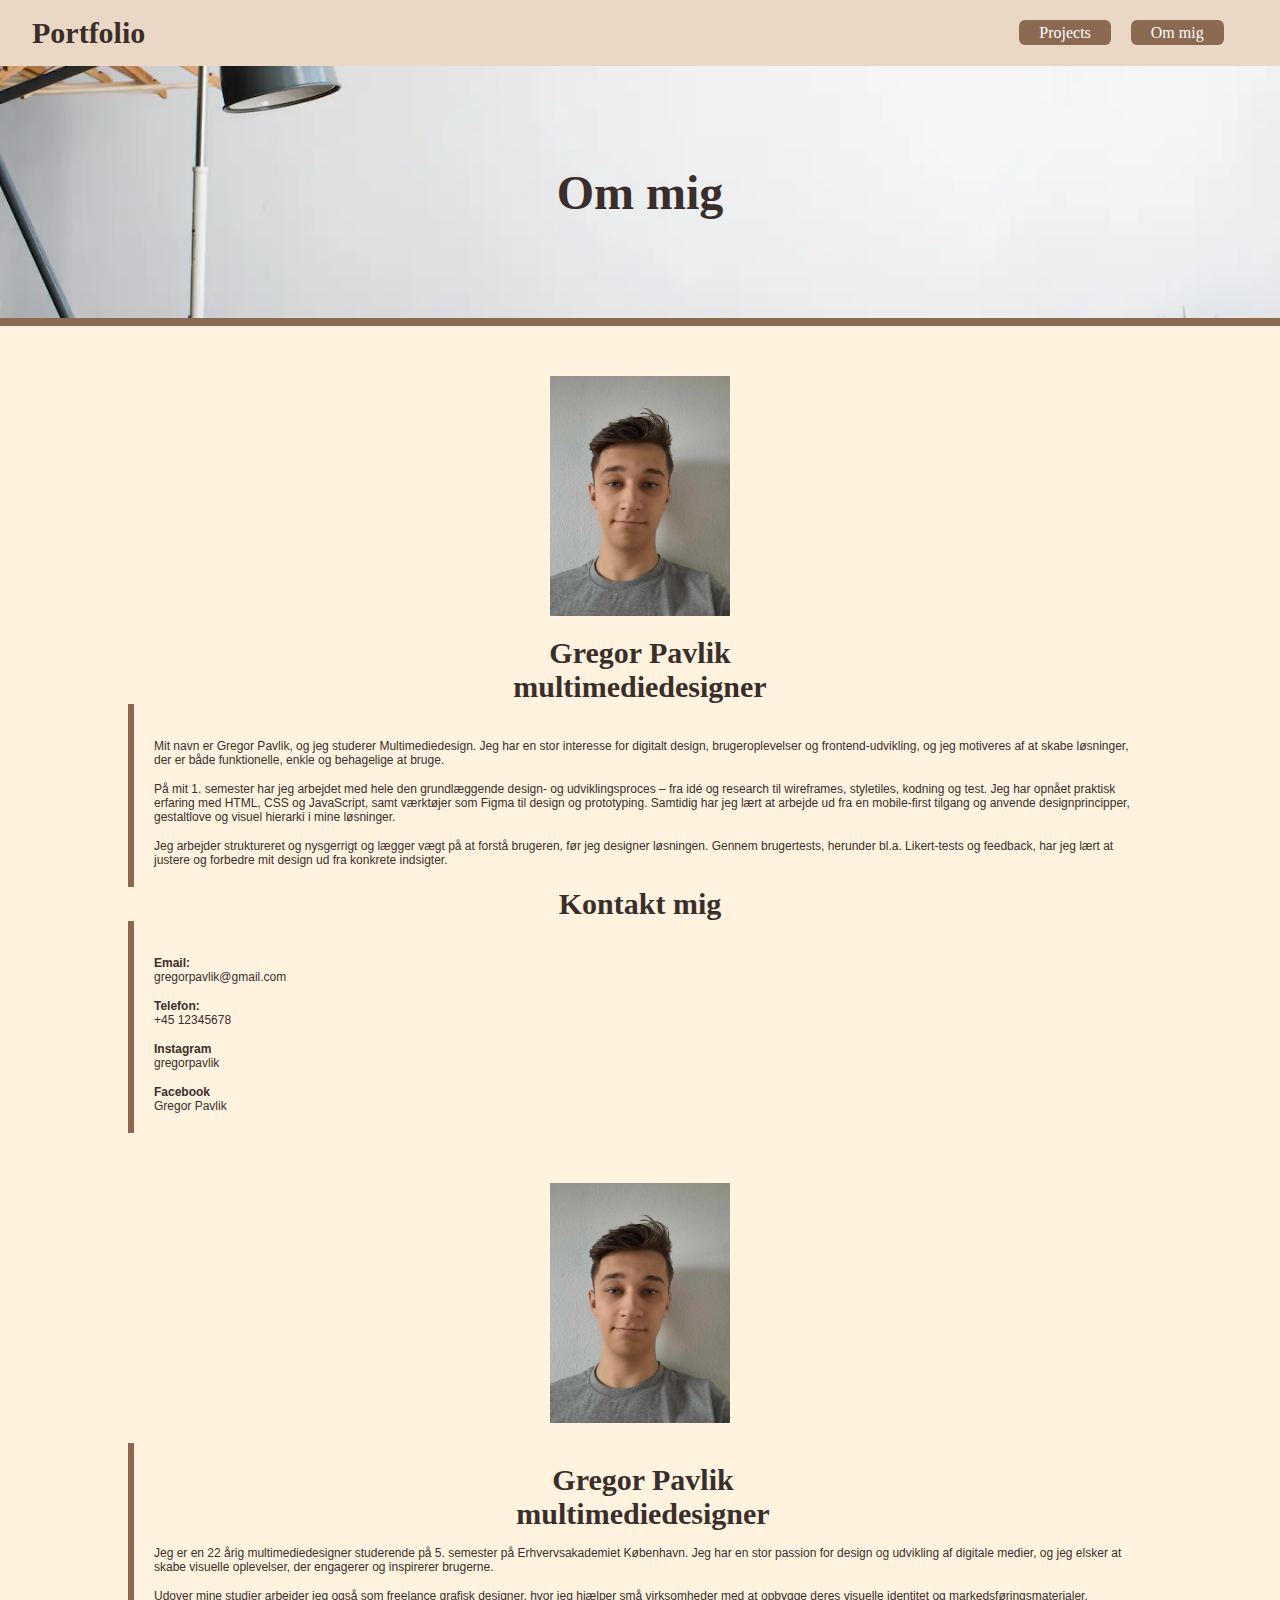
<file: om_mig.html>
<!DOCTYPE html>
<html lang="en">
  <head>
    <meta charset="UTF-8" />
    <meta name="viewport" content="width=device-width, initial-scale=1.0" />
    <title>Portfolio</title>
    <link rel="stylesheet" href="Css/om.css" />
  </head>

  <body>
    <header>
      <nav class="nav">
        <div class="logo">Portfolio</div>
        <ul class="nav-links">
          <li><a href="Projekter.html">Projects</a></li>
          <li><a href="om_mig.html">Om mig</a></li>
        </ul>
      </nav>
    </header>

    <main>
      <img class="hero-bg" src="img/OmHero.webp" alt="hero background" />
      <h1>Om mig</h1>
    </main>

    <section>
      <div class="about-me-container">
        <img id="portrait" src="img/portrait-mig.webp" alt="portrait" />
        <h2>Gregor Pavlik<br />multimediedesigner</h2>
        <div class="about-me-text">
          <p>
            Mit navn er Gregor Pavlik, og jeg studerer Multimediedesign. Jeg har
            en stor interesse for digitalt design, brugeroplevelser og
            frontend-udvikling, og jeg motiveres af at skabe løsninger, der er
            både funktionelle, enkle og behagelige at bruge.
          </p>
          <p>
            På mit 1. semester har jeg arbejdet med hele den grundlæggende
            design- og udviklingsproces – fra idé og research til wireframes,
            styletiles, kodning og test. Jeg har opnået praktisk erfaring med
            HTML, CSS og JavaScript, samt værktøjer som Figma til design og
            prototyping. Samtidig har jeg lært at arbejde ud fra en mobile-first
            tilgang og anvende designprincipper, gestaltlove og visuel hierarki
            i mine løsninger.
          </p>
          <p>
            Jeg arbejder struktureret og nysgerrigt og lægger vægt på at forstå
            brugeren, før jeg designer løsningen. Gennem brugertests, herunder
            bl.a. Likert-tests og feedback, har jeg lært at justere og forbedre
            mit design ud fra konkrete indsigter.
          </p>
        </div>
      </div>
    </section>

    <section>
      <h2>Kontakt mig</h2>

      <div class="kontakt-info">
        <p>
          <strong>Email:</strong><br />
          gregorpavlik@gmail.com
        </p>
        <p>
          <strong>Telefon:</strong><br />
          +45 12345678
        </p>
        <p><strong>Instagram </strong><br />gregorpavlik</p>
        <p><strong>Facebook </strong><br />Gregor Pavlik</p>
      </div>
    </section>

    <section>
      <div class="about-me-container">
        <img id="portrait" src="img/portrait-mig.webp" alt="portrait" />
        <div class="about-me-text">
          <h2 style="font-weight: bold">
            Gregor Pavlik<br />multimediedesigner
          </h2>
          <p>
            Jeg er en 22 årig multimediedesigner studerende på 5. semester på
            Erhvervsakademiet København. Jeg har en stor passion for design og
            udvikling af digitale medier, og jeg elsker at skabe visuelle
            oplevelser, der engagerer og inspirerer brugerne.
          </p>
          <p>
            Udover mine studier arbejder jeg også som freelance grafisk
            designer, hvor jeg hjælper små virksomheder med at opbygge deres
            visuelle identitet og markedsføringsmaterialer.
          </p>
        </div>
      </div>
    </section>
  </body>
</html>
</file>
<file: Css/index.css>
/* =========================
   RESET
   ========================= */
* {
  margin: 0;
  padding: 0;
  box-sizing: border-box;
}

/* =========================
   BODY
   ========================= */
body {
  background-color: #fff3e0;
}

/* =========================
   NAV
   ========================= */
.nav {
  display: flex;
  justify-content: space-between;
  align-items: center;
  padding: 16px 32px;
  background-color: #ead7c5;
}

.logo {
  font-size: 30px;
  font-weight: bold;
  color: #3a2e2a;
}

.nav-links {
  display: flex;
  gap: 20px;
  list-style: none;
  padding-right: 2%;
}

.nav-links a {
  padding: 4px 20px;
  background-color: #8c6a52;
  color: white;
  text-decoration: none;
  border-radius: 6px;
  font-weight: 500;
}

/* =========================
   HERO (HTML images)
   ========================= */

main {
  position: relative; /* parent container */
  width: 100%;
  height: calc(40vh - 100px);
  overflow: hidden;
  border-bottom: #8c6a52 8px solid;
}

/* hero background image */
.hero-bg {
  position: absolute;
  inset: 0;
  width: 100%;
  height: 100%;
  object-fit: cover;
  z-index: 1;
}

/* hero content (portrait + h1) */
.main-intro {
  position: absolute;
  top: 50%;
  left: 50%;
  transform: translate(-50%, -50%);

  display: flex;
  align-items: center;
  gap: 24px;

  padding: 50px;
  z-index: 2;
}

/* portrait */
#portrait-hero {
  width: 150px;
  height: auto;
  border: 4px solid #fff;
}

/* hero title */
h1 {
  font-size: 48px;
  color: #3a2e2a;
  font-family: "DM Serif Text", serif;
  font-weight: 200;
}

/* =========================
   OTHER CONTENT
   ========================= */

#folderbox {
  display: block;
  margin: 40px auto;
  width: 60%;
}

#Projekter-btn,
#Om_mig-btn {
  display: block;
  width: 200px;
  height: 60px;
  margin: 5px auto;
  background-color: #8c6a52;
  border-radius: 8px;
  text-align: center;
  text-decoration: none;
  line-height: 60px;
  color: white;
  font-size: 24px;
}

p {
  text-align: center;
  font-size: 18px;
  color: #3a2e2a;
  padding-top: 10px;
  font-family: DM Sans, sans-serif;
}

#portrait {
  display: block;
  width: 20vh;
  height: auto;
  margin: 0 auto;
  padding-top: 50px;
  padding-bottom: 20px;
}

/* =========================
   DESKTOP
   ========================= */

@media (min-width: 768px) {
  main {
    height: 90vh;
  }

  #portrait-hero {
    width: 300px;
  }

  h1 {
    font-size: 100px;
  }

  #folderbox {
    width: 31%;
  }

  #portrait {
    width: 50vh;
  }
  .nav-links {
    display: flex;
    gap: 40px;
    list-style: none;
    padding-right: 6%;
  }
}
</file>
<file: Css/united.css>
/* =========================
   RESET
   ========================= */
* {
  margin: 0;
  padding: 0;
  box-sizing: border-box;
}

/* =========================
   NAV
   ========================= */
.nav {
  display: flex;
  justify-content: space-between;
  align-items: center;
  padding: 16px 32px;
  background-color: #ead7c5;
}

.logo {
  font-size: 30px;
  font-weight: bold;
  color: #3a2e2a;
  text-decoration: none;
}

.nav-links {
  display: flex;
  gap: 20px;
  list-style: none;
  padding-right: 2%;
}

.nav-links a {
  padding: 4px 20px;
  background-color: #8c6a52;
  color: white;
  text-decoration: none;
  border-radius: 6px;
  font-weight: 500;
}

body {
  display: flex;
  flex-direction: column;
  background-color: #fff3e0;
}

main {
  background-color: #8c6a52;
  border-bottom: #ead7c5 8px solid;
}

#folderbox {
  display: block;
  margin: 40px auto;
  width: 60%;
}

.temafolder {
  display: block;
  margin-top: 40px;
  margin-bottom: 10px;
  margin-left: auto;
  margin-right: auto;
  width: 50%;
}
h2 {
  font-family: DM sans-serif;
  text-align: left;
  color: #3a2e2a;
  font-size: 37px;
  padding-left: 10px;
}

.OpgaveTitel {
  font-family: DM sans;
  text-align: center;
  color: #3a2e2a;
  font-size: 35px;
  margin: 20px auto;
}

p {
  font-family: DM sans;
  text-align: left;
  color: #3a2e2a;
  font-size: 12px;
  padding-left: 10px;
  padding-right: 10vh;
}

.laptop {
  display: block;
  width: 40%;
  height: auto;
  margin: 20px auto;
}

.sites-links a {
  text-decoration: none;
  padding: 10px 90px;
  background-color: #8c6a52;
  color: white;
  border-radius: 6px;
  font-weight: 500;
  display: inline-block;
  margin-top: 20px;
}

.sites-links {
  text-align: center;
}

.text-content h2,
.text-content p {
  font-family: DM sans;
  text-align: left;
  color: #3a2e2a;
  margin: 20px 20px;
}

img {
  display: block;
  width: 80%;
  height: auto;
  margin: 20px auto;
}

@media (min-width: 900px) {
  .content-section {
    display: grid;
    grid-template-columns: 1fr 1fr;
    gap: 60px;
    align-items: start;
    max-width: 1200px;
    margin: 80px auto;
  }

  .text-content {
    padding-right: 40px;
  }

  .text-content h2 {
    font-size: 42px;
  }

  .text-content p {
    font-size: 18px;
    line-height: 1.6;
  }

  .image-content img {
    width: 100%;
    margin-top: 220px;
  }
}
</file>
<file: Css/om.css>
/* =========================
   RESET
   ========================= */
* {
  margin: 0;
  padding: 0;
  box-sizing: border-box;
}

/* =========================
   BODY
   ========================= */
body {
  background-color: #fff3e0;
}

/* =========================
   NAV
   ========================= */
.nav {
  display: flex;
  justify-content: space-between;
  align-items: center;
  padding: 16px 32px;
  background-color: #ead7c5;
}

.logo {
  font-size: 30px;
  font-weight: bold;
  color: #3a2e2a;
}

.nav-links {
  display: flex;
  gap: 20px;
  list-style: none;
  padding-right: 2%;
}

.nav-links a {
  padding: 4px 20px;
  background-color: #8c6a52;
  color: white;
  text-decoration: none;
  border-radius: 6px;
  font-weight: 500;
}

/* =========================
   HERO (HTML images)
   ========================= */

main {
  position: relative; /* parent container */
  width: 100%;
  height: calc(40vh - 100px);
  overflow: hidden;
  border-bottom: #8c6a52 8px solid;
}

/* hero background image */
.hero-bg {
  position: absolute;
  inset: 0;
  width: 100%;
  height: 100%;
  object-fit: cover;
  z-index: 1;
}

/* hero title */
h1 {
  font-size: 48px;
  font-family: "DM Serif Text", serif;
  color: #3a2e2a;
  /* hero title */

  position: absolute; /* 🔥 required */
  top: 50%;
  left: 50%;
  transform: translate(-50%, -50%);

  font-size: 48px;
  color: #3a2e2a;
  z-index: 2;
}

h2 {
  font-size: 30px;
  color: #3a2e2a;
  font-family: "DM Serif Text", serif;
  text-align: center;
}

#portrait {
  display: block;
  width: 20vh;
  height: auto;
  margin: 0 auto;
  padding-top: 50px;
  padding-bottom: 20px;
}

p {
  font-size: 12px;
  color: #3a2e2a;
  padding-top: 15px;
  font-family: DM Sans, sans-serif;
}

.about-me-text {
  width: 80%;
  margin: 0 auto;
  padding-bottom: 50px;
  text-align: left;
  border-left: #8c6a52 6px solid;
  padding: 20px;
}

.kontakt-info {
  width: 80%;
  margin: 0 auto;
  padding-bottom: 50px;
  text-align: left;
  border-left: #8c6a52 6px solid;
  padding: 20px;
}
</file>
